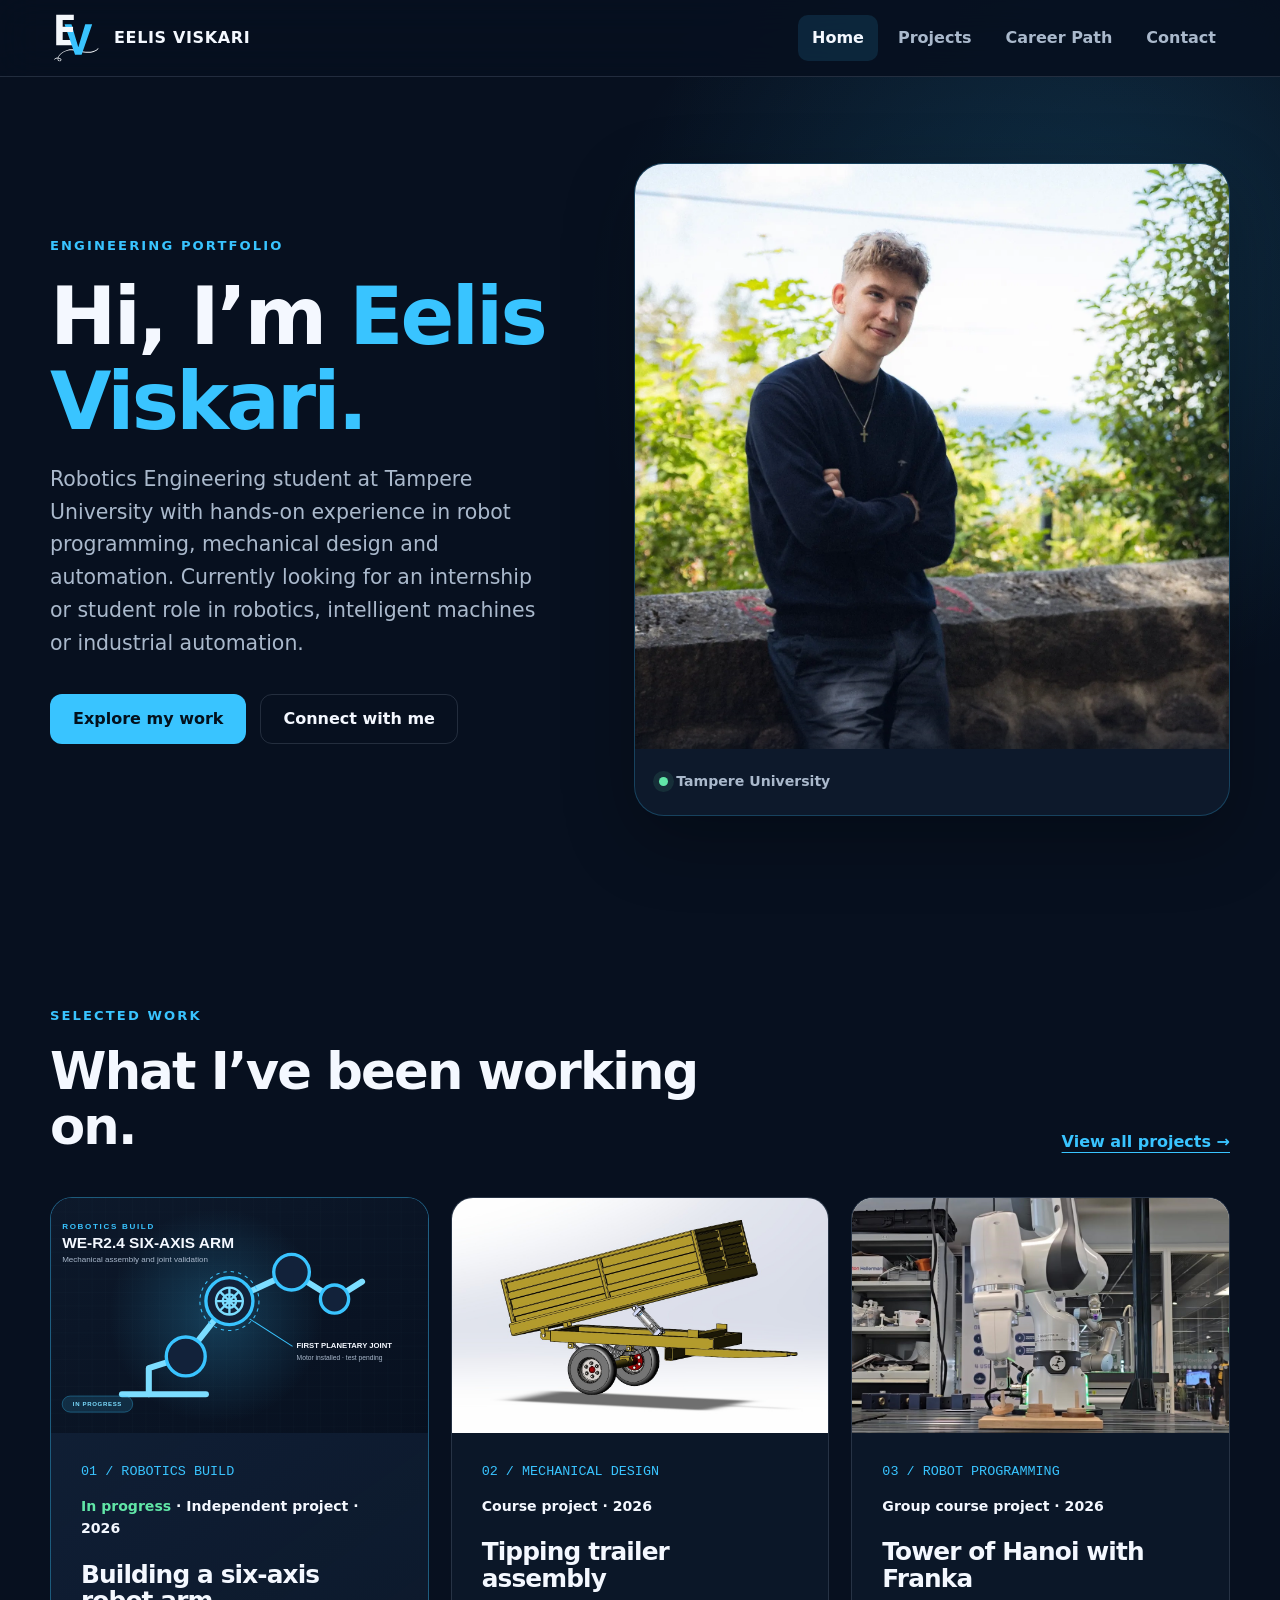
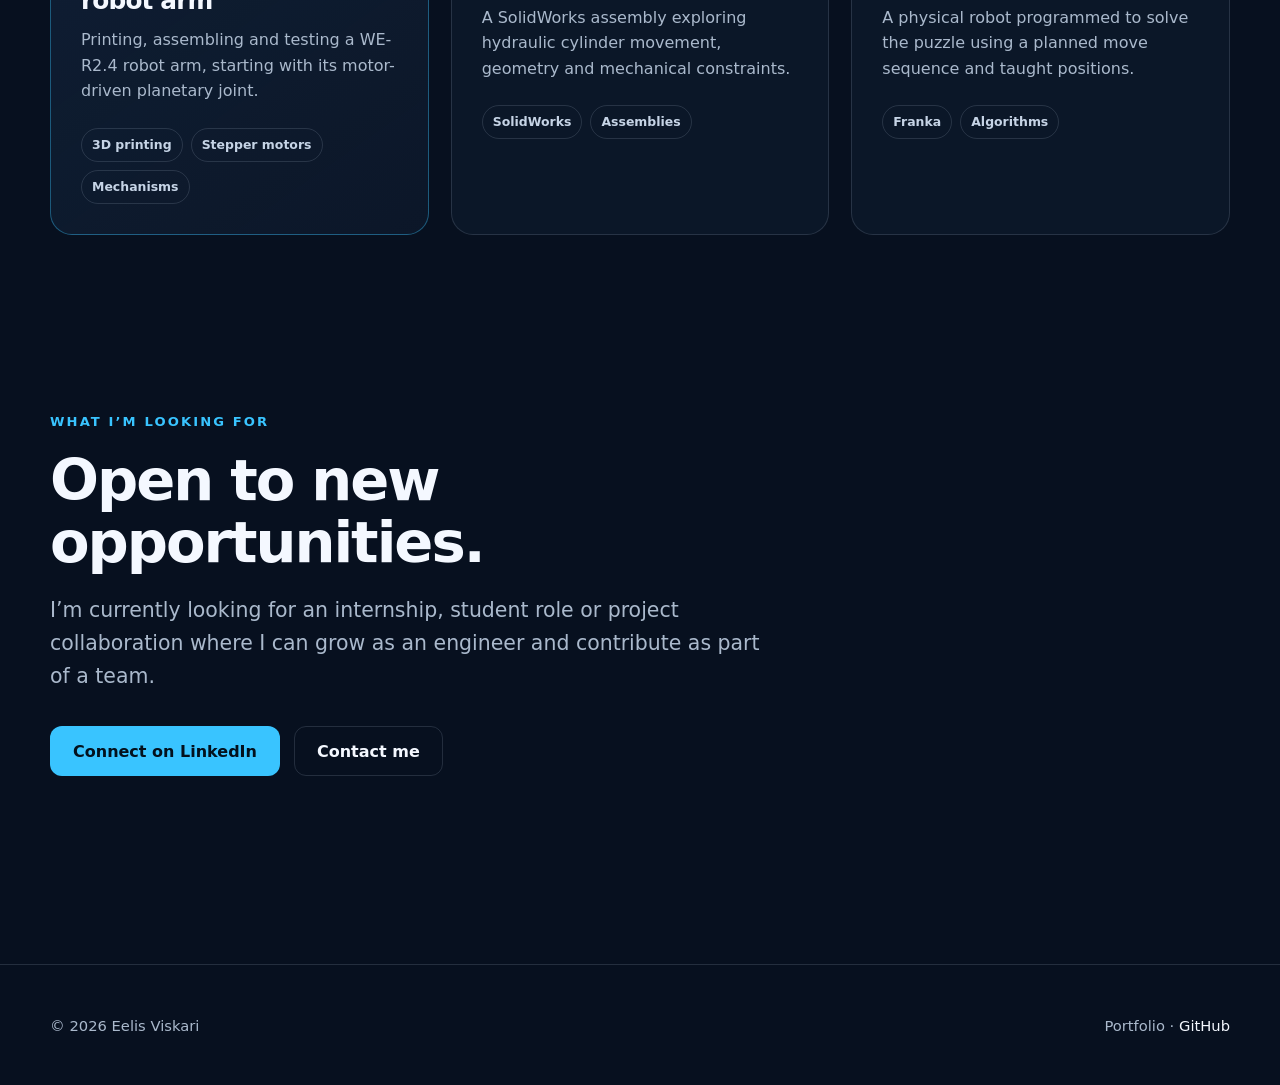
<file: index.html>
<!doctype html>
<html lang="en">
<head>
  <meta charset="utf-8">
  <meta name="viewport" content="width=device-width, initial-scale=1">
  <meta name="description" content="Robotics engineering portfolio of Eelis Viskari, a Tampere University student focused on automation, ROS 2 and mechanical design.">
  <title>Eelis Viskari | Robotics Engineering</title>
  <link rel="stylesheet" href="/assets/css/style.css?v=20260812-16">
</head>
<body>
  <a class="skip-link" href="#main-content">Skip to content</a>
  <header class="site-header">
    <nav class="nav container" aria-label="Main navigation">
      <a class="brand" href="/" aria-label="Eelis Viskari, home"><span class="brand-mark"><img src="/assets/images/ev-logo.svg?v=20260812-3" alt=""></span><span class="brand-name">EELIS VISKARI</span></a>
      <ul class="nav-links"><li><a href="/" aria-current="page">Home</a></li><li><a href="/projects/">Projects</a></li><li><a href="/career/">Career Path</a></li><li><a href="/contact/">Contact</a></li></ul>
    </nav>
  </header>
  <main id="main-content">
    <section class="portfolio-hero" aria-labelledby="portfolio-title">
      <div class="container portfolio-hero-inner">
        <div class="portfolio-hero-copy">
          <p class="eyebrow">Engineering portfolio</p>
          <h1 id="portfolio-title">Hi, I’m <span class="accent">Eelis Viskari.</span></h1>
          <p class="lead">Robotics Engineering student at Tampere University with hands-on experience in robot programming, mechanical design and automation. Currently looking for an internship or student role in robotics, intelligent machines or industrial automation.</p>
          <div class="hero-actions"><a class="button" href="/projects/">Explore my work</a><a class="button secondary portfolio-secondary" href="/contact/">Connect with me</a></div>
        </div>
        <figure class="portfolio-portrait"><img src="/assets/images/eelis-portrait.webp" alt="Eelis Viskari standing outdoors by a stone wall"><figcaption><span class="status-dot"></span>Tampere University</figcaption></figure>
      </div>
    </section>
    <section class="section" id="selected-work">
      <div class="container">
        <div class="section-heading"><div><p class="eyebrow">Selected work</p><h2>What I’ve been working on.</h2></div><a class="text-link" href="/projects/">View all projects →</a></div>
        <div class="grid cards-3">
          <article class="card project-card project-card-media featured-project"><a class="project-card-image robot-arm-card-image" href="/projects/robot-arm/" aria-label="View six-axis robot arm project"><img src="/assets/images/robot-arm/robot-arm-progress.svg" alt="Technical illustration of the six-axis robot arm project" loading="lazy"></a><div class="project-card-body"><span class="card-number">01 / ROBOTICS BUILD</span><p class="project-meta"><span class="status-pill">In progress</span> · Independent project · 2026</p><h3><a href="/projects/robot-arm/">Building a six-axis robot arm</a></h3><p>Printing, assembling and testing a WE-R2.4 robot arm, starting with its motor-driven planetary joint.</p><div class="tags"><span class="tag">3D printing</span><span class="tag">Stepper motors</span><span class="tag">Mechanisms</span></div></div></article>
          <article class="card project-card project-card-media"><a class="project-card-image" href="/projects/tipping-trailer/" aria-label="View Tipping trailer assembly project"><img src="/assets/images/tipping-trailer/trailer-raised.jpg" alt="SolidWorks model of a hydraulic tipping trailer" loading="lazy"></a><div class="project-card-body"><span class="card-number">02 / MECHANICAL DESIGN</span><p class="project-meta">Course project · 2026</p><h3><a href="/projects/tipping-trailer/">Tipping trailer assembly</a></h3><p>A SolidWorks assembly exploring hydraulic cylinder movement, geometry and mechanical constraints.</p><div class="tags"><span class="tag">SolidWorks</span><span class="tag">Assemblies</span></div></div></article>
          <article class="card project-card project-card-media"><a class="project-card-image hanoi-card-image" href="/projects/tower-of-hanoi/" aria-label="View Tower of Hanoi with Franka project"><img src="/assets/images/tower-of-hanoi/robot-start-v2.jpg" alt="Franka robot and the physical Tower of Hanoi puzzle" loading="lazy"></a><div class="project-card-body"><span class="card-number">03 / ROBOT PROGRAMMING</span><p class="project-meta">Group course project · 2026</p><h3><a href="/projects/tower-of-hanoi/">Tower of Hanoi with Franka</a></h3><p>A physical robot programmed to solve the puzzle using a planned move sequence and taught positions.</p><div class="tags"><span class="tag">Franka</span><span class="tag">Algorithms</span></div></div></article>
        </div>
      </div>
    </section>
    <section class="section compact opportunity-section"><div class="container opportunity-panel"><div class="opportunity-copy"><p class="eyebrow">What I’m looking for</p><h2>Open to new opportunities.</h2><p class="lead">I’m currently looking for an internship, student role or project collaboration where I can grow as an engineer and contribute as part of a team.</p><div class="hero-actions"><a class="button" href="https://www.linkedin.com/in/eelis-viskari-aa7964233" target="_blank" rel="noopener noreferrer">Connect on LinkedIn</a><a class="button secondary" href="/contact/">Contact me</a></div></div></div></section>
  </main>
  <footer class="site-footer"><div class="container footer-inner"><span>© 2026 Eelis Viskari</span><span>Portfolio · <a href="https://github.com/EelisV03">GitHub</a></span></div></footer>
</body>
</html>
</file>
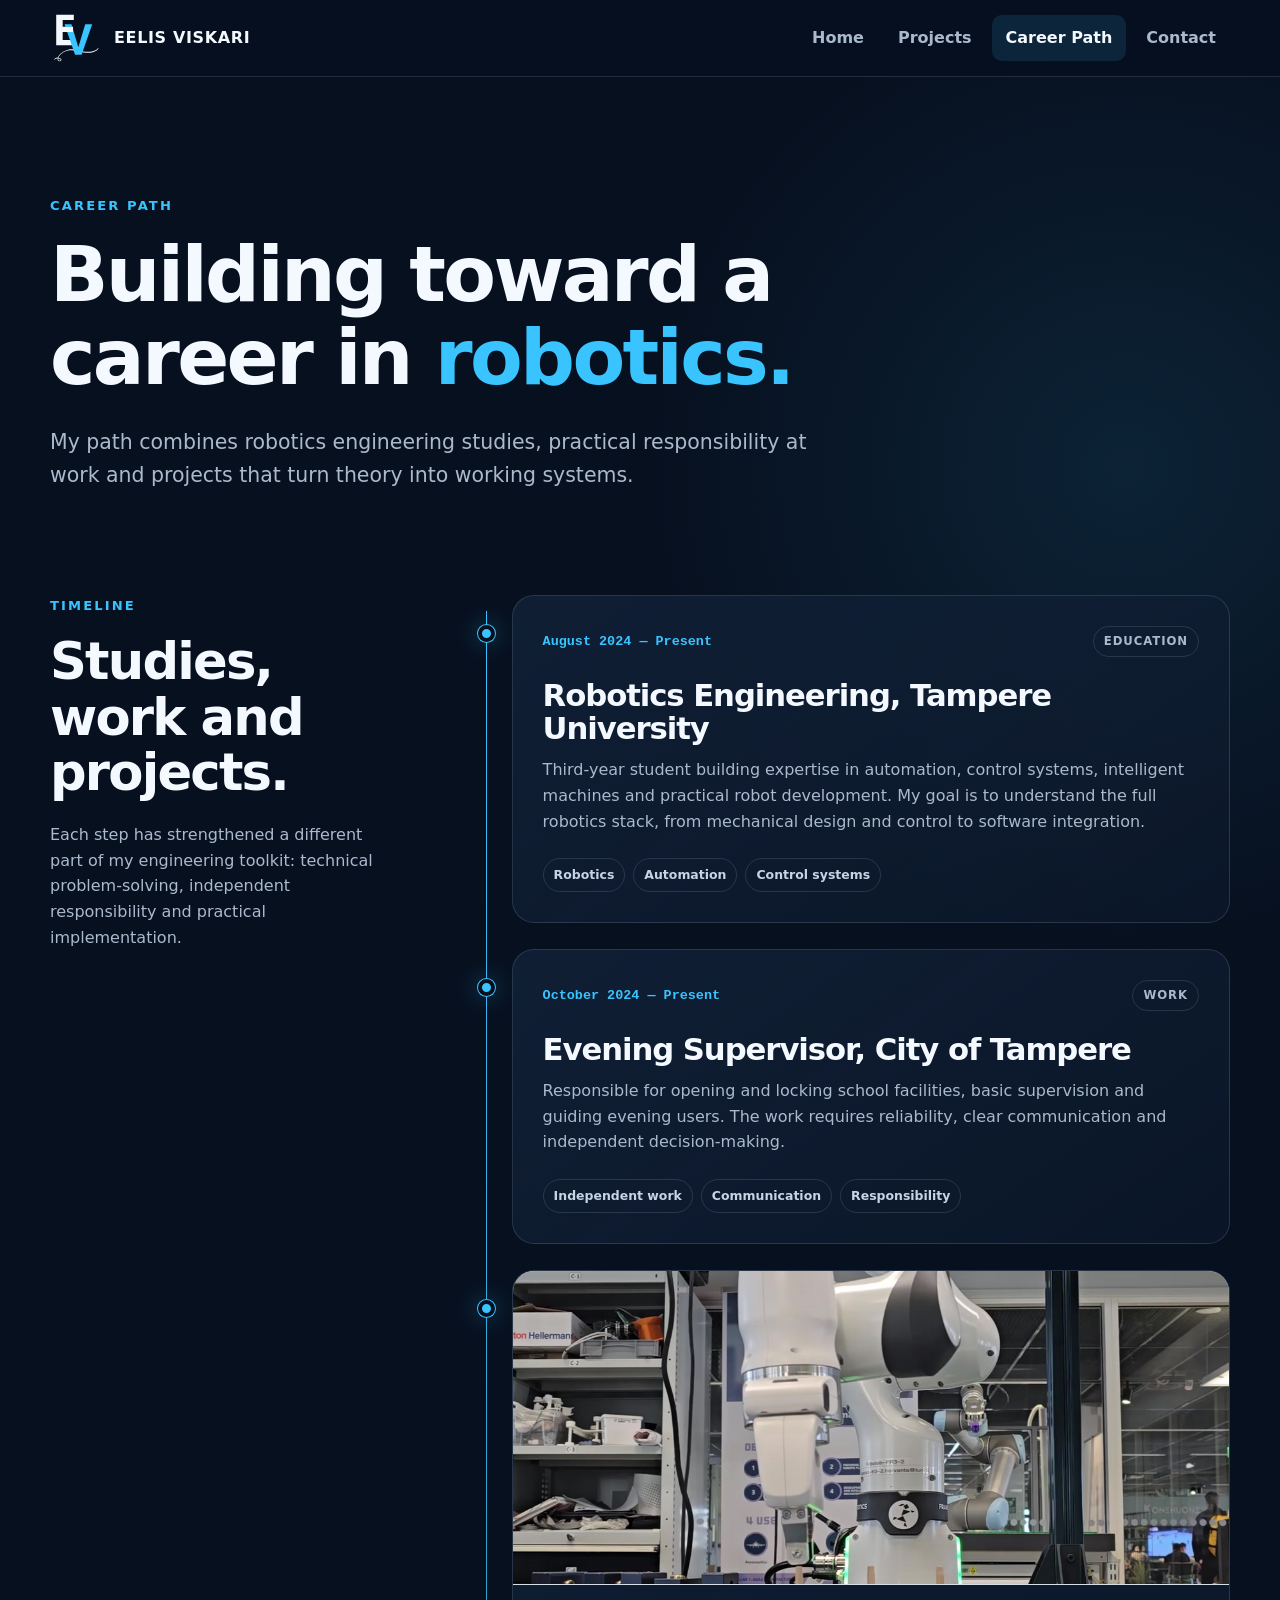
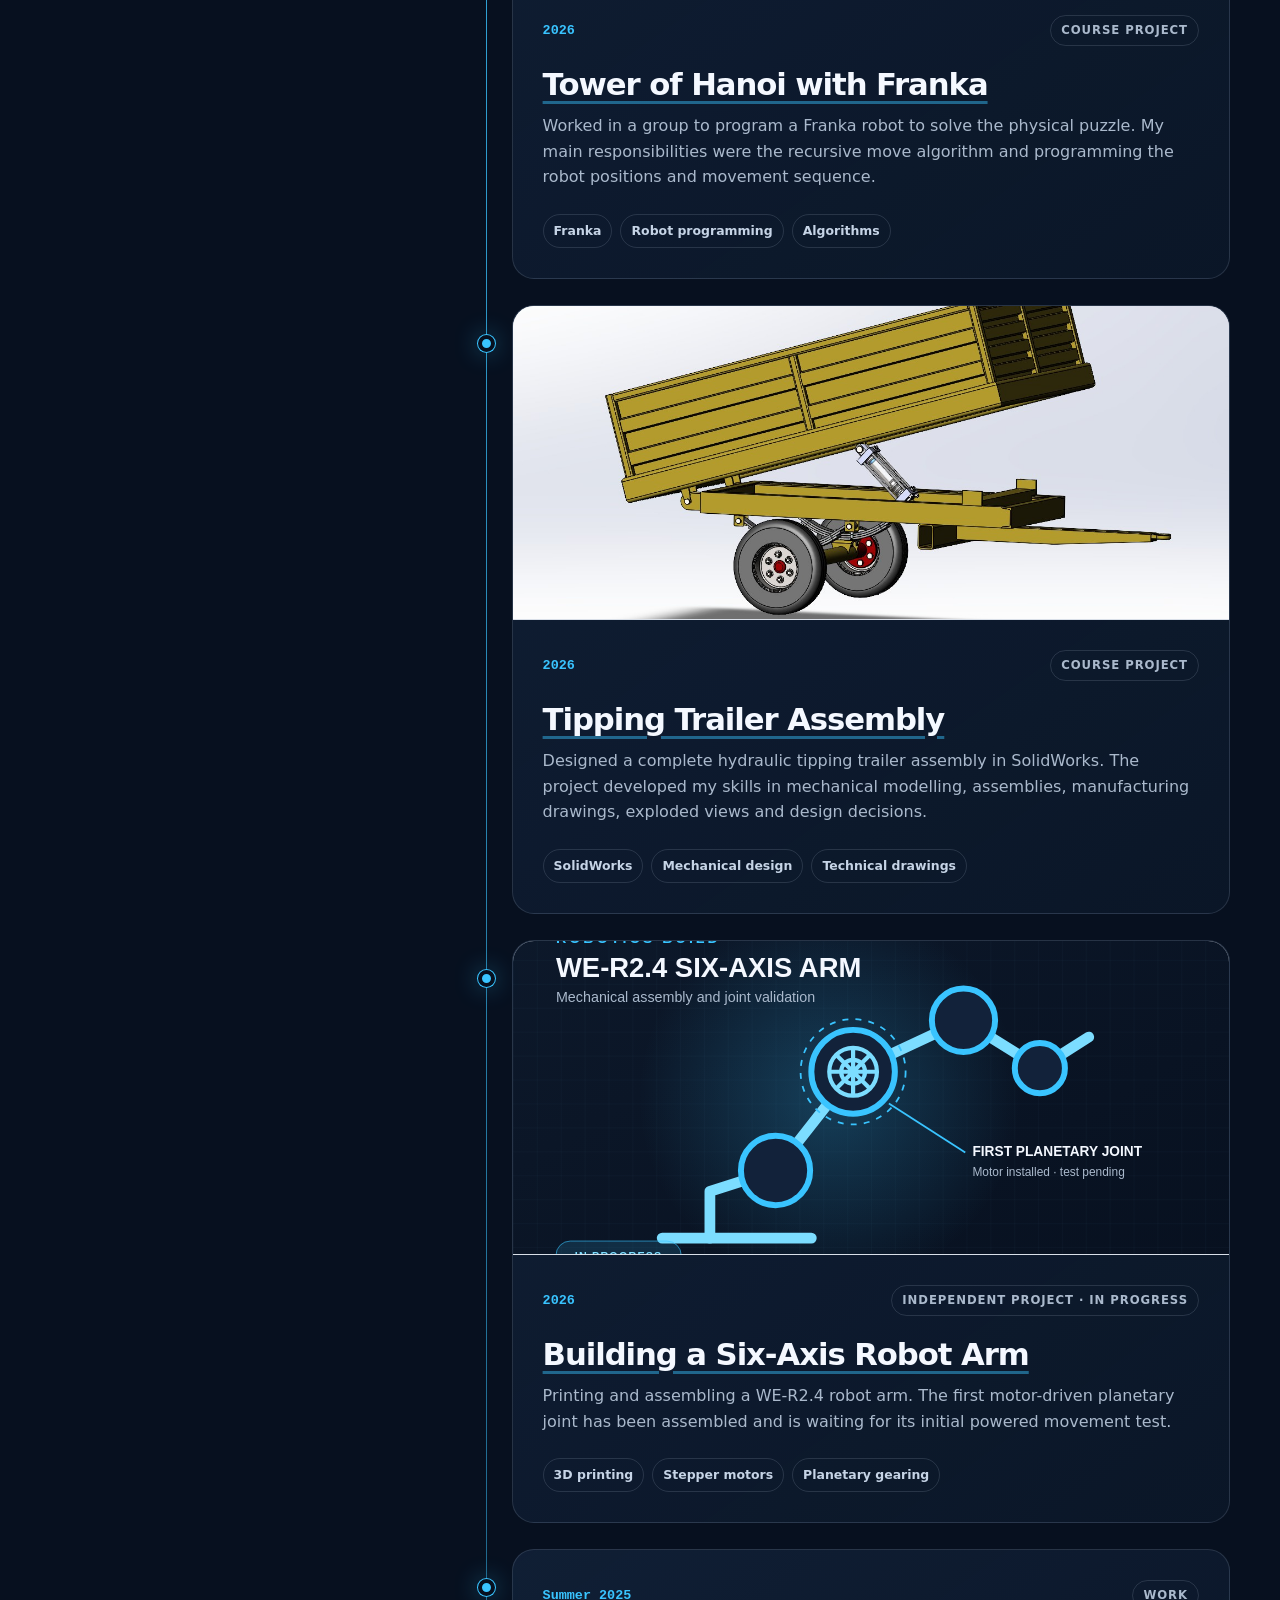
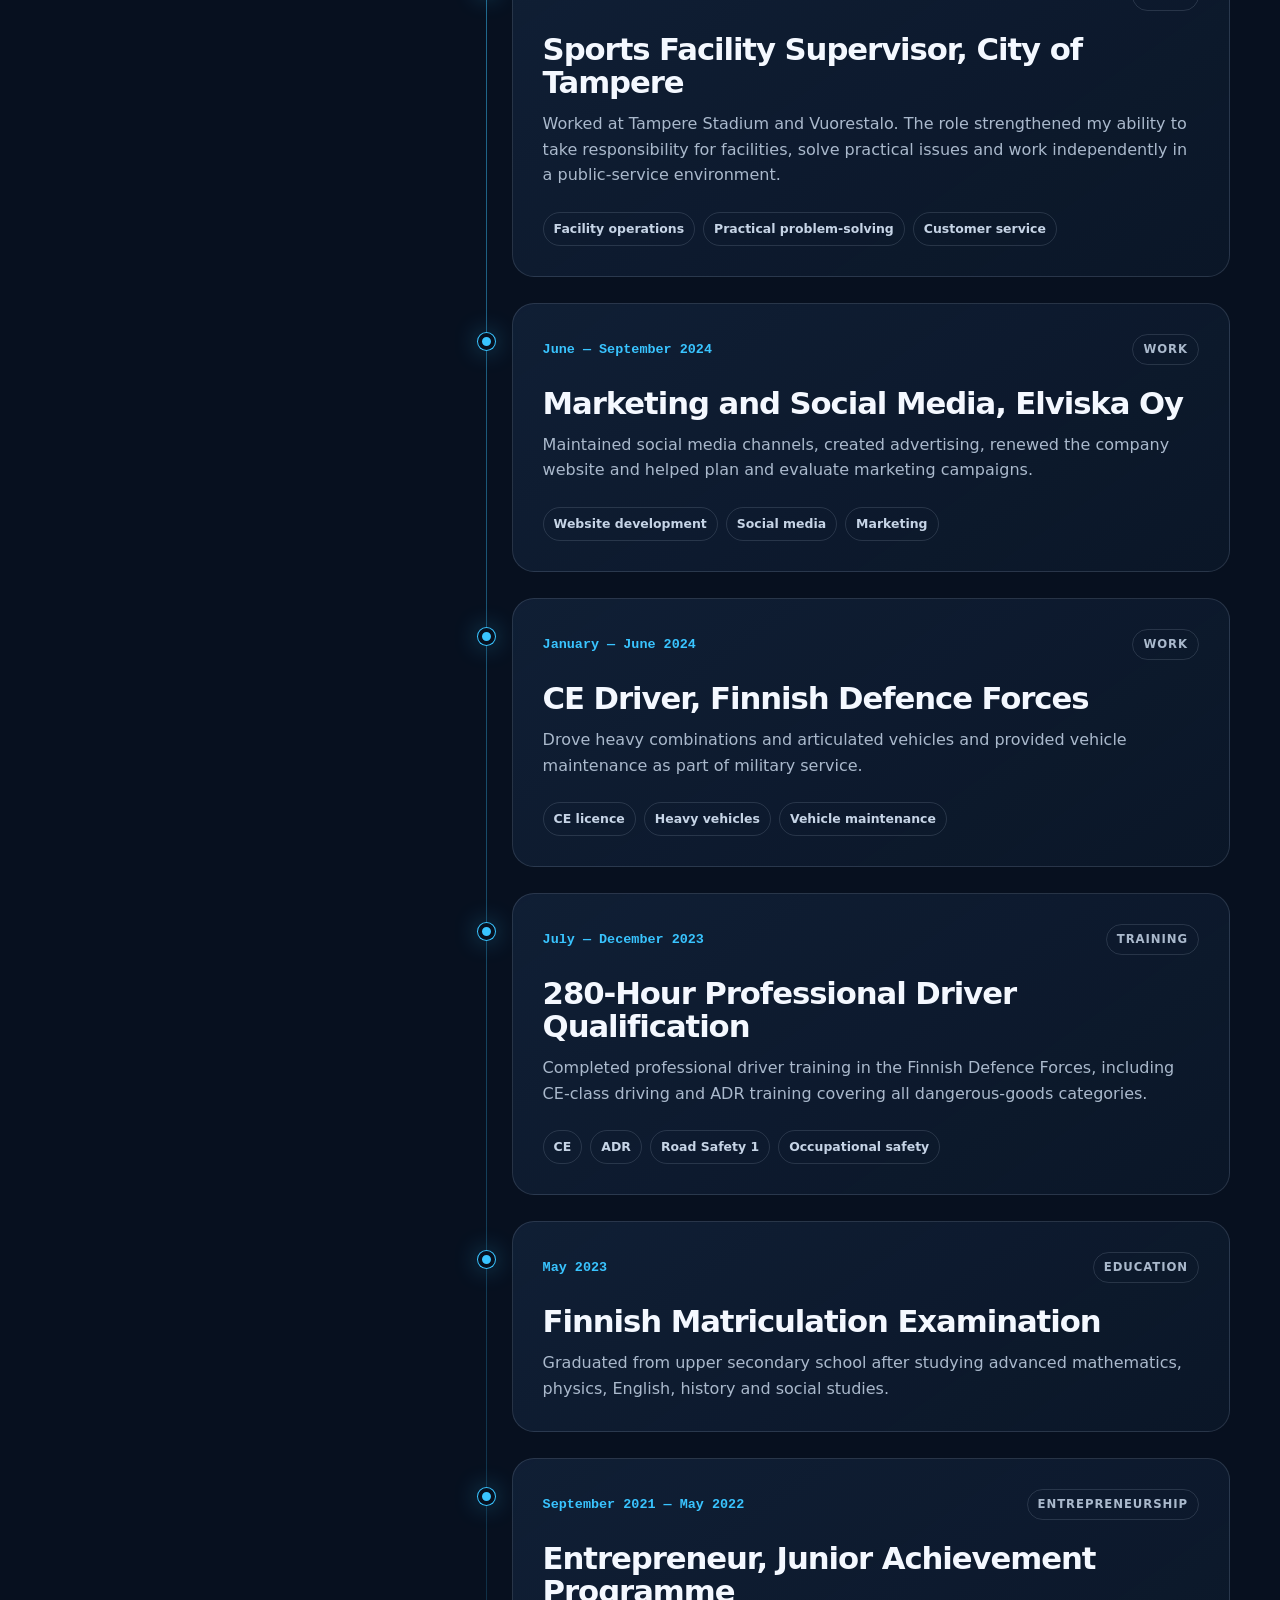
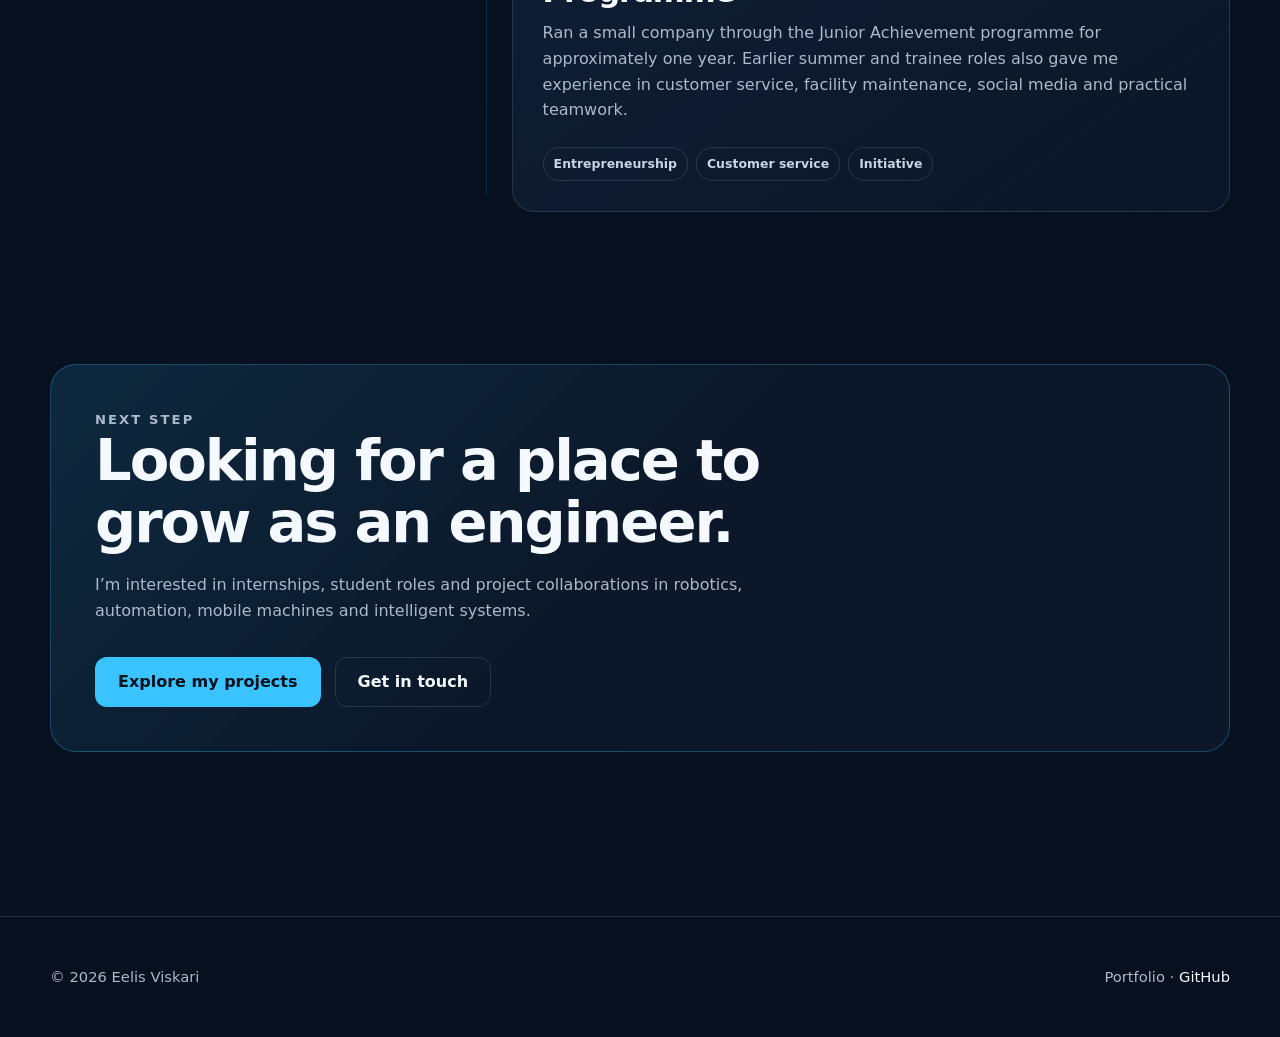
<file: career/index.html>
<!doctype html>
<html lang="en">
<head>
  <meta charset="utf-8">
  <meta name="viewport" content="width=device-width, initial-scale=1">
  <meta name="description" content="The career path of Eelis Viskari through robotics engineering studies, practical work and hands-on projects.">
  <title>Career Path | Eelis Viskari</title>
  <link rel="stylesheet" href="/assets/css/style.css?v=20261007-1">
</head>
<body>
  <a class="skip-link" href="#main-content">Skip to content</a>
  <header class="site-header">
    <nav class="nav container" aria-label="Main navigation">
      <a class="brand" href="/" aria-label="Eelis Viskari, home"><span class="brand-mark"><img src="/assets/images/ev-logo.svg?v=20260812-3" alt=""></span><span class="brand-name">EELIS VISKARI</span></a>
      <ul class="nav-links"><li><a href="/">Home</a></li><li><a href="/projects/">Projects</a></li><li><a href="/career/" aria-current="page">Career Path</a></li><li><a href="/contact/">Contact</a></li></ul>
    </nav>
  </header>

  <main id="main-content">
    <section class="page-hero career-hero">
      <div class="container">
        <p class="eyebrow">Career path</p>
        <h1>Building toward a career in <span class="accent">robotics.</span></h1>
        <p class="lead">My path combines robotics engineering studies, practical responsibility at work and projects that turn theory into working systems.</p>
      </div>
    </section>

    <section class="section career-section" aria-labelledby="timeline-title">
      <div class="container career-layout">
        <div class="career-intro">
          <p class="eyebrow">Timeline</p>
          <h2 id="timeline-title">Studies, work and projects.</h2>
          <p>Each step has strengthened a different part of my engineering toolkit: technical problem-solving, independent responsibility and practical implementation.</p>
        </div>

        <ol class="timeline">
          <li class="timeline-item">
            <div class="timeline-marker" aria-hidden="true"></div>
            <article class="timeline-card">
              <div class="timeline-meta"><time datetime="2024-08">August 2024 — Present</time><span class="timeline-type">Education</span></div>
              <h3>Robotics Engineering, Tampere University</h3>
              <p>Third-year student building expertise in automation, control systems, intelligent machines and practical robot development. My goal is to understand the full robotics stack, from mechanical design and control to software integration.</p>
              <div class="tags"><span class="tag">Robotics</span><span class="tag">Automation</span><span class="tag">Control systems</span></div>
            </article>
          </li>

          <li class="timeline-item">
            <div class="timeline-marker" aria-hidden="true"></div>
            <article class="timeline-card">
              <div class="timeline-meta"><time datetime="2024-10">October 2024 — Present</time><span class="timeline-type">Work</span></div>
              <h3>Evening Supervisor, City of Tampere</h3>
              <p>Responsible for opening and locking school facilities, basic supervision and guiding evening users. The work requires reliability, clear communication and independent decision-making.</p>
              <div class="tags"><span class="tag">Independent work</span><span class="tag">Communication</span><span class="tag">Responsibility</span></div>
            </article>
          </li>

          <li class="timeline-item">
            <div class="timeline-marker" aria-hidden="true"></div>
            <article class="timeline-card timeline-card-media">
              <a class="timeline-image" href="/projects/tower-of-hanoi/" aria-label="View Tower of Hanoi with Franka project"><img src="/assets/images/tower-of-hanoi/robot-start-v2.jpg" alt="Franka robot beside the physical Tower of Hanoi puzzle" loading="lazy"></a>
              <div class="timeline-card-body">
                <div class="timeline-meta"><time datetime="2026">2026</time><span class="timeline-type">Course project</span></div>
                <h3><a href="/projects/tower-of-hanoi/">Tower of Hanoi with Franka</a></h3>
                <p>Worked in a group to program a Franka robot to solve the physical puzzle. My main responsibilities were the recursive move algorithm and programming the robot positions and movement sequence.</p>
                <div class="tags"><span class="tag">Franka</span><span class="tag">Robot programming</span><span class="tag">Algorithms</span></div>
              </div>
            </article>
          </li>

          <li class="timeline-item">
            <div class="timeline-marker" aria-hidden="true"></div>
            <article class="timeline-card timeline-card-media">
              <a class="timeline-image" href="/projects/tipping-trailer/" aria-label="View tipping trailer project"><img src="/assets/images/tipping-trailer/trailer-raised.jpg" alt="SolidWorks model of a hydraulic tipping trailer" loading="lazy"></a>
              <div class="timeline-card-body">
                <div class="timeline-meta"><time datetime="2026">2026</time><span class="timeline-type">Course project</span></div>
                <h3><a href="/projects/tipping-trailer/">Tipping Trailer Assembly</a></h3>
                <p>Designed a complete hydraulic tipping trailer assembly in SolidWorks. The project developed my skills in mechanical modelling, assemblies, manufacturing drawings, exploded views and design decisions.</p>
                <div class="tags"><span class="tag">SolidWorks</span><span class="tag">Mechanical design</span><span class="tag">Technical drawings</span></div>
              </div>
            </article>
          </li>

          <li class="timeline-item">
            <div class="timeline-marker" aria-hidden="true"></div>
            <article class="timeline-card timeline-card-media">
              <a class="timeline-image robot-arm-card-image" href="/projects/robot-arm/" aria-label="View six-axis robot arm project"><img src="/assets/images/robot-arm/robot-arm-progress.svg" alt="Technical illustration of the six-axis robot arm project" loading="lazy"></a>
              <div class="timeline-card-body">
                <div class="timeline-meta"><time datetime="2026">2026</time><span class="timeline-type">Independent project · In progress</span></div>
                <h3><a href="/projects/robot-arm/">Building a Six-Axis Robot Arm</a></h3>
                <p>Printing and assembling a WE-R2.4 robot arm. The first motor-driven planetary joint has been assembled and is waiting for its initial powered movement test.</p>
                <div class="tags"><span class="tag">3D printing</span><span class="tag">Stepper motors</span><span class="tag">Planetary gearing</span></div>
              </div>
            </article>
          </li>

          <li class="timeline-item">
            <div class="timeline-marker" aria-hidden="true"></div>
            <article class="timeline-card">
              <div class="timeline-meta"><time datetime="2025-06">Summer 2025</time><span class="timeline-type">Work</span></div>
              <h3>Sports Facility Supervisor, City of Tampere</h3>
              <p>Worked at Tampere Stadium and Vuorestalo. The role strengthened my ability to take responsibility for facilities, solve practical issues and work independently in a public-service environment.</p>
              <div class="tags"><span class="tag">Facility operations</span><span class="tag">Practical problem-solving</span><span class="tag">Customer service</span></div>
            </article>
          </li>

          <li class="timeline-item">
            <div class="timeline-marker" aria-hidden="true"></div>
            <article class="timeline-card">
              <div class="timeline-meta"><time datetime="2024-06">June — September 2024</time><span class="timeline-type">Work</span></div>
              <h3>Marketing and Social Media, Elviska Oy</h3>
              <p>Maintained social media channels, created advertising, renewed the company website and helped plan and evaluate marketing campaigns.</p>
              <div class="tags"><span class="tag">Website development</span><span class="tag">Social media</span><span class="tag">Marketing</span></div>
            </article>
          </li>

          <li class="timeline-item">
            <div class="timeline-marker" aria-hidden="true"></div>
            <article class="timeline-card">
              <div class="timeline-meta"><time datetime="2024-01">January — June 2024</time><span class="timeline-type">Work</span></div>
              <h3>CE Driver, Finnish Defence Forces</h3>
              <p>Drove heavy combinations and articulated vehicles and provided vehicle maintenance as part of military service.</p>
              <div class="tags"><span class="tag">CE licence</span><span class="tag">Heavy vehicles</span><span class="tag">Vehicle maintenance</span></div>
            </article>
          </li>

          <li class="timeline-item">
            <div class="timeline-marker" aria-hidden="true"></div>
            <article class="timeline-card">
              <div class="timeline-meta"><time datetime="2023-07">July — December 2023</time><span class="timeline-type">Training</span></div>
              <h3>280-Hour Professional Driver Qualification</h3>
              <p>Completed professional driver training in the Finnish Defence Forces, including CE-class driving and ADR training covering all dangerous-goods categories.</p>
              <div class="tags"><span class="tag">CE</span><span class="tag">ADR</span><span class="tag">Road Safety 1</span><span class="tag">Occupational safety</span></div>
            </article>
          </li>

          <li class="timeline-item">
            <div class="timeline-marker" aria-hidden="true"></div>
            <article class="timeline-card">
              <div class="timeline-meta"><time datetime="2023-05">May 2023</time><span class="timeline-type">Education</span></div>
              <h3>Finnish Matriculation Examination</h3>
              <p>Graduated from upper secondary school after studying advanced mathematics, physics, English, history and social studies.</p>
            </article>
          </li>

          <li class="timeline-item">
            <div class="timeline-marker" aria-hidden="true"></div>
            <article class="timeline-card">
              <div class="timeline-meta"><time datetime="2021-09">September 2021 — May 2022</time><span class="timeline-type">Entrepreneurship</span></div>
              <h3>Entrepreneur, Junior Achievement Programme</h3>
              <p>Ran a small company through the Junior Achievement programme for approximately one year. Earlier summer and trainee roles also gave me experience in customer service, facility maintenance, social media and practical teamwork.</p>
              <div class="tags"><span class="tag">Entrepreneurship</span><span class="tag">Customer service</span><span class="tag">Initiative</span></div>
            </article>
          </li>
        </ol>
      </div>
    </section>

    <section class="section compact">
      <div class="container cta">
        <p class="eyebrow">Next step</p>
        <h2>Looking for a place to grow as an engineer.</h2>
        <p>I’m interested in internships, student roles and project collaborations in robotics, automation, mobile machines and intelligent systems.</p>
        <div class="hero-actions"><a class="button" href="/projects/">Explore my projects</a><a class="button secondary" href="/contact/">Get in touch</a></div>
      </div>
    </section>
  </main>

  <footer class="site-footer"><div class="container footer-inner"><span>© 2026 Eelis Viskari</span><span>Portfolio · <a href="https://github.com/EelisV03">GitHub</a></span></div></footer>
</body>
</html>
</file>
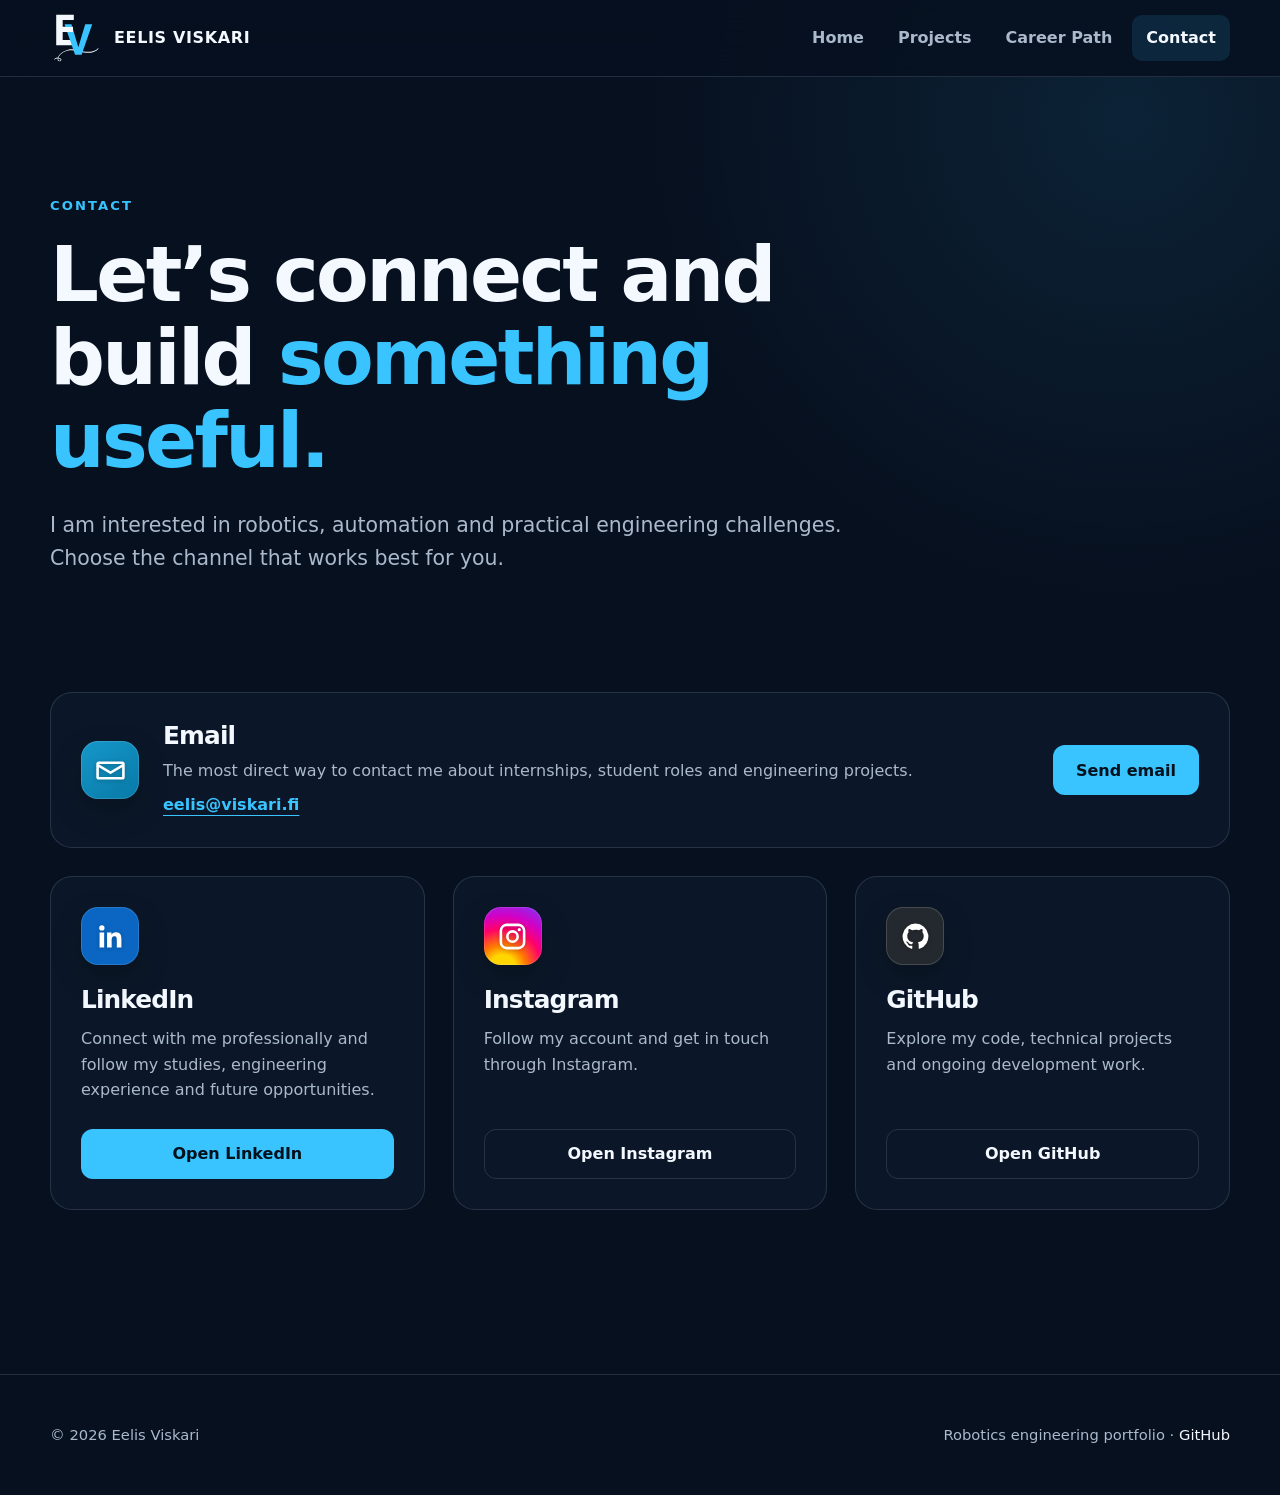
<file: contact/index.html>
<!doctype html>
<html lang="en">
<head><meta charset="utf-8"><meta name="viewport" content="width=device-width, initial-scale=1"><meta name="color-scheme" content="dark"><meta name="supported-color-schemes" content="dark"><meta name="description" content="Contact Eelis Viskari about robotics, automation and engineering opportunities."><title>Contact | Eelis Viskari</title><link rel="stylesheet" href="/assets/css/style.css?v=20260812-14"></head>
<body>
  <a class="skip-link" href="#main-content">Skip to content</a>
  <header class="site-header"><nav class="nav container" aria-label="Main navigation"><a class="brand" href="/" aria-label="Eelis Viskari, home"><span class="brand-mark"><img src="/assets/images/ev-logo.svg?v=20260812-3" alt=""></span><span class="brand-name">EELIS VISKARI</span></a><ul class="nav-links"><li><a href="/">Home</a></li><li><a href="/projects/">Projects</a></li><li><a href="/career/">Career Path</a></li><li><a href="/contact/" aria-current="page">Contact</a></li></ul></nav></header>
  <main id="main-content">
    <header class="page-hero"><div class="container"><p class="eyebrow">Contact</p><h1>Let’s connect and build <span class="accent">something useful.</span></h1><p class="lead">I am interested in robotics, automation and practical engineering challenges. Choose the channel that works best for you.</p></div></header>
    <section class="section compact"><div class="container contact-grid social-grid">
      <article class="card contact-card email-card"><span class="social-mark social-mark-email" aria-hidden="true"><svg viewBox="0 0 24 24" role="img"><path d="M3 5h18a2 2 0 0 1 2 2v10a2 2 0 0 1-2 2H3a2 2 0 0 1-2-2V7a2 2 0 0 1 2-2Zm0 2v.2l9 5.4 9-5.4V7H3Zm18 10V9.5l-8.5 5.1a1 1 0 0 1-1 0L3 9.5V17h18Z"/></svg></span><div class="email-card-copy"><h3>Email</h3><p>The most direct way to contact me about internships, student roles and engineering projects.</p><a class="email-address" href="mailto:eelis@viskari.fi">eelis@viskari.fi</a></div><div class="hero-actions"><a class="button" href="mailto:eelis@viskari.fi">Send email</a></div></article>
      <article class="card contact-card social-card"><span class="social-mark social-mark-linkedin" aria-hidden="true"><svg viewBox="0 0 24 24" role="img"><path d="M20.45 20.45h-3.56v-5.57c0-1.33-.03-3.04-1.86-3.04-1.86 0-2.14 1.45-2.14 2.94v5.67H9.34V8.99h3.41v1.57h.05c.47-.9 1.64-1.86 3.37-1.86 3.6 0 4.27 2.37 4.27 5.46v6.29ZM5.32 7.43a2.06 2.06 0 1 1 0-4.12 2.06 2.06 0 0 1 0 4.12ZM7.1 20.45H3.54V8.99H7.1v11.46Z"/></svg></span><h3>LinkedIn</h3><p>Connect with me professionally and follow my studies, engineering experience and future opportunities.</p><div class="hero-actions"><a class="button" href="https://www.linkedin.com/in/eelis-viskari-aa7964233" target="_blank" rel="noopener noreferrer">Open LinkedIn</a></div></article>
      <article class="card contact-card social-card"><span class="social-mark social-mark-instagram" aria-hidden="true"><svg viewBox="0 0 24 24" role="img"><path fill-rule="evenodd" d="M7.6 2h8.8A5.6 5.6 0 0 1 22 7.6v8.8a5.6 5.6 0 0 1-5.6 5.6H7.6A5.6 5.6 0 0 1 2 16.4V7.6A5.6 5.6 0 0 1 7.6 2Zm-.2 2A3.4 3.4 0 0 0 4 7.4v9.2A3.4 3.4 0 0 0 7.4 20h9.2a3.4 3.4 0 0 0 3.4-3.4V7.4A3.4 3.4 0 0 0 16.6 4H7.4Zm9.85 1.5a1.25 1.25 0 1 1 0 2.5 1.25 1.25 0 0 1 0-2.5ZM12 7a5 5 0 1 1 0 10 5 5 0 0 1 0-10Zm0 2a3 3 0 1 0 0 6 3 3 0 0 0 0-6Z"/></svg></span><h3>Instagram</h3><p>Follow my account and get in touch through Instagram.</p><div class="hero-actions"><a class="button secondary" href="https://www.instagram.com/eelis03/" target="_blank" rel="noopener noreferrer">Open Instagram</a></div></article>
      <article class="card contact-card social-card"><span class="social-mark social-mark-github" aria-hidden="true"><svg viewBox="0 0 24 24" role="img"><path fill-rule="evenodd" d="M12 2a10 10 0 0 0-3.16 19.49c.5.09.68-.22.68-.48v-1.88c-2.78.6-3.37-1.18-3.37-1.18-.45-1.16-1.11-1.47-1.11-1.47-.91-.62.07-.61.07-.61 1 .07 1.53 1.03 1.53 1.03.9 1.53 2.35 1.09 2.92.83.09-.65.35-1.09.64-1.34-2.22-.25-4.56-1.11-4.56-4.94 0-1.09.39-1.98 1.03-2.68-.1-.25-.45-1.27.1-2.64 0 0 .84-.27 2.75 1.02A9.56 9.56 0 0 1 12 6.82c.85 0 1.69.11 2.48.33 1.91-1.29 2.75-1.02 2.75-1.02.55 1.37.2 2.39.1 2.64.64.7 1.03 1.59 1.03 2.68 0 3.84-2.34 4.68-4.57 4.93.36.31.68.92.68 1.86V21c0 .27.18.58.69.48A10 10 0 0 0 12 2Z"/></svg></span><h3>GitHub</h3><p>Explore my code, technical projects and ongoing development work.</p><div class="hero-actions"><a class="button secondary" href="https://github.com/EelisV03" target="_blank" rel="noopener noreferrer">Open GitHub</a></div></article>
    </div></section>
  </main>
  <footer class="site-footer"><div class="container footer-inner"><span>© 2026 Eelis Viskari</span><span>Robotics engineering portfolio · <a href="https://github.com/EelisV03">GitHub</a></span></div></footer>
</body></html>
</file>
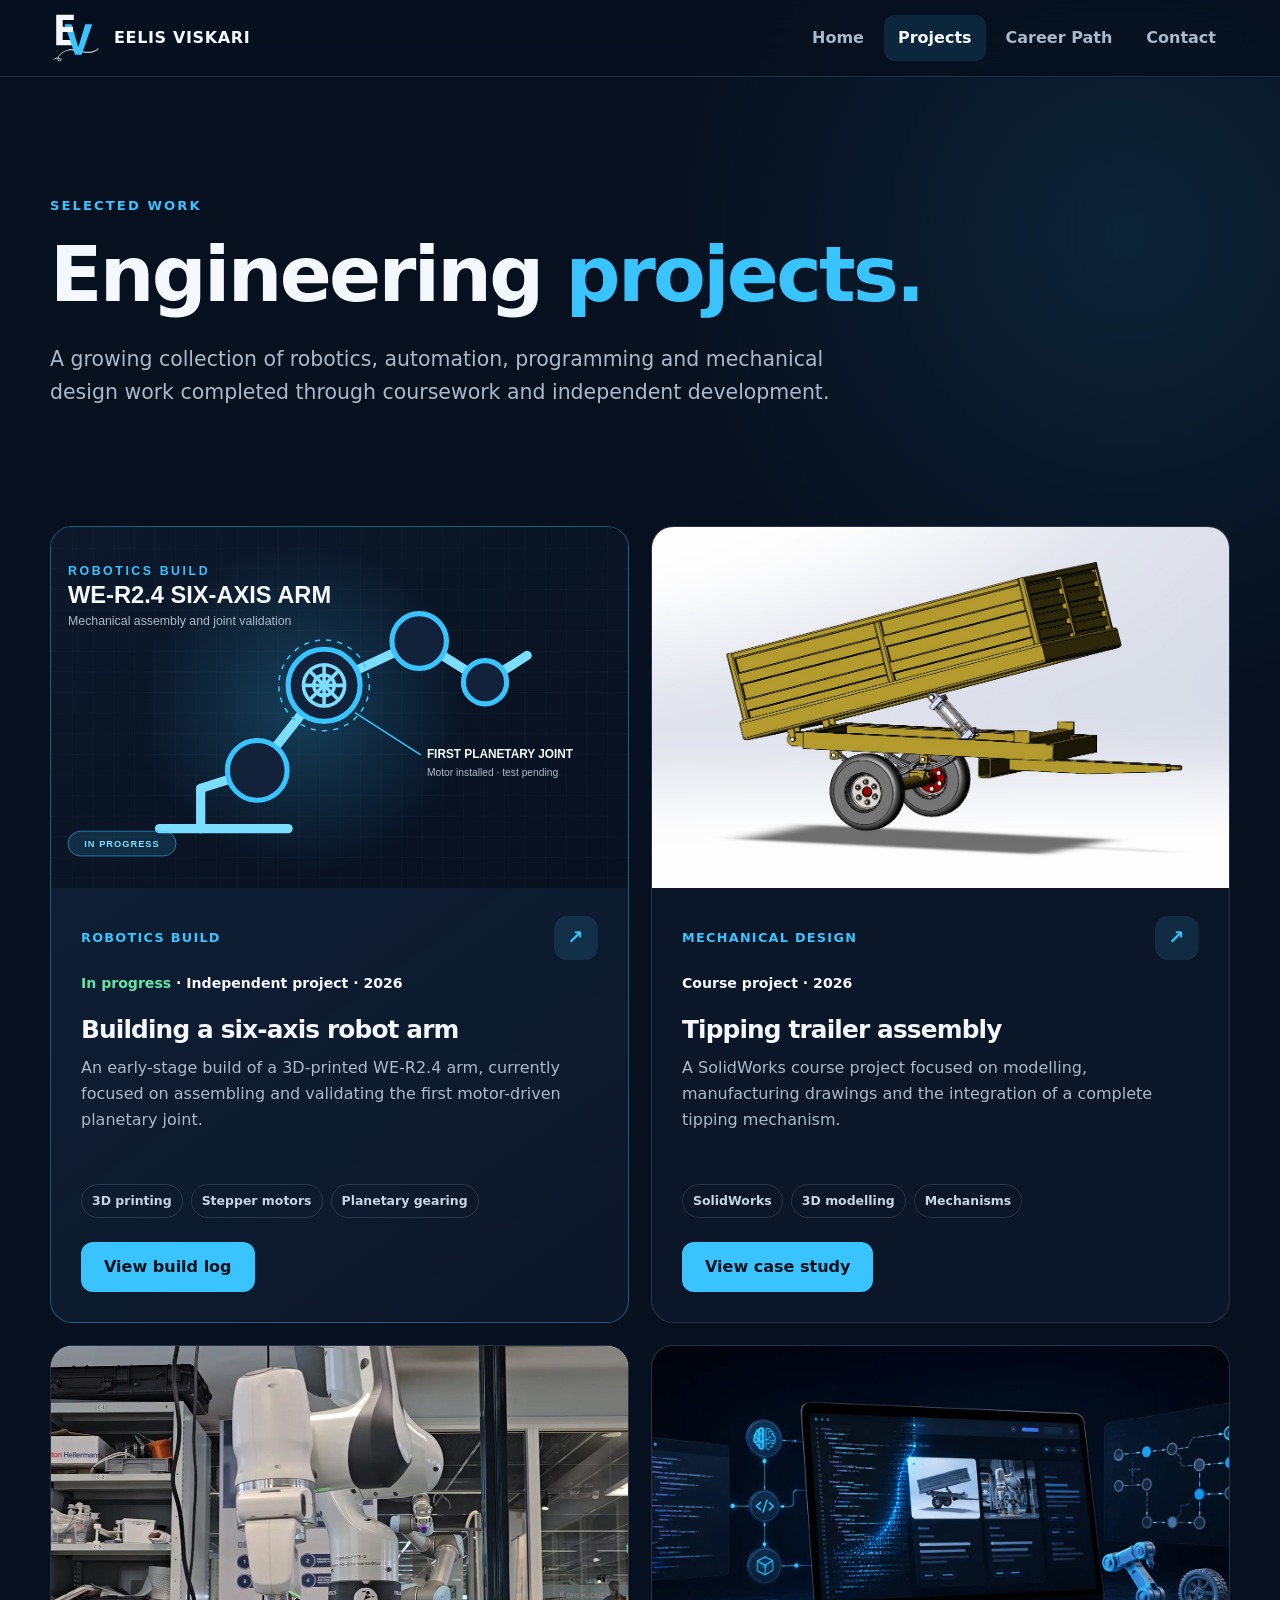
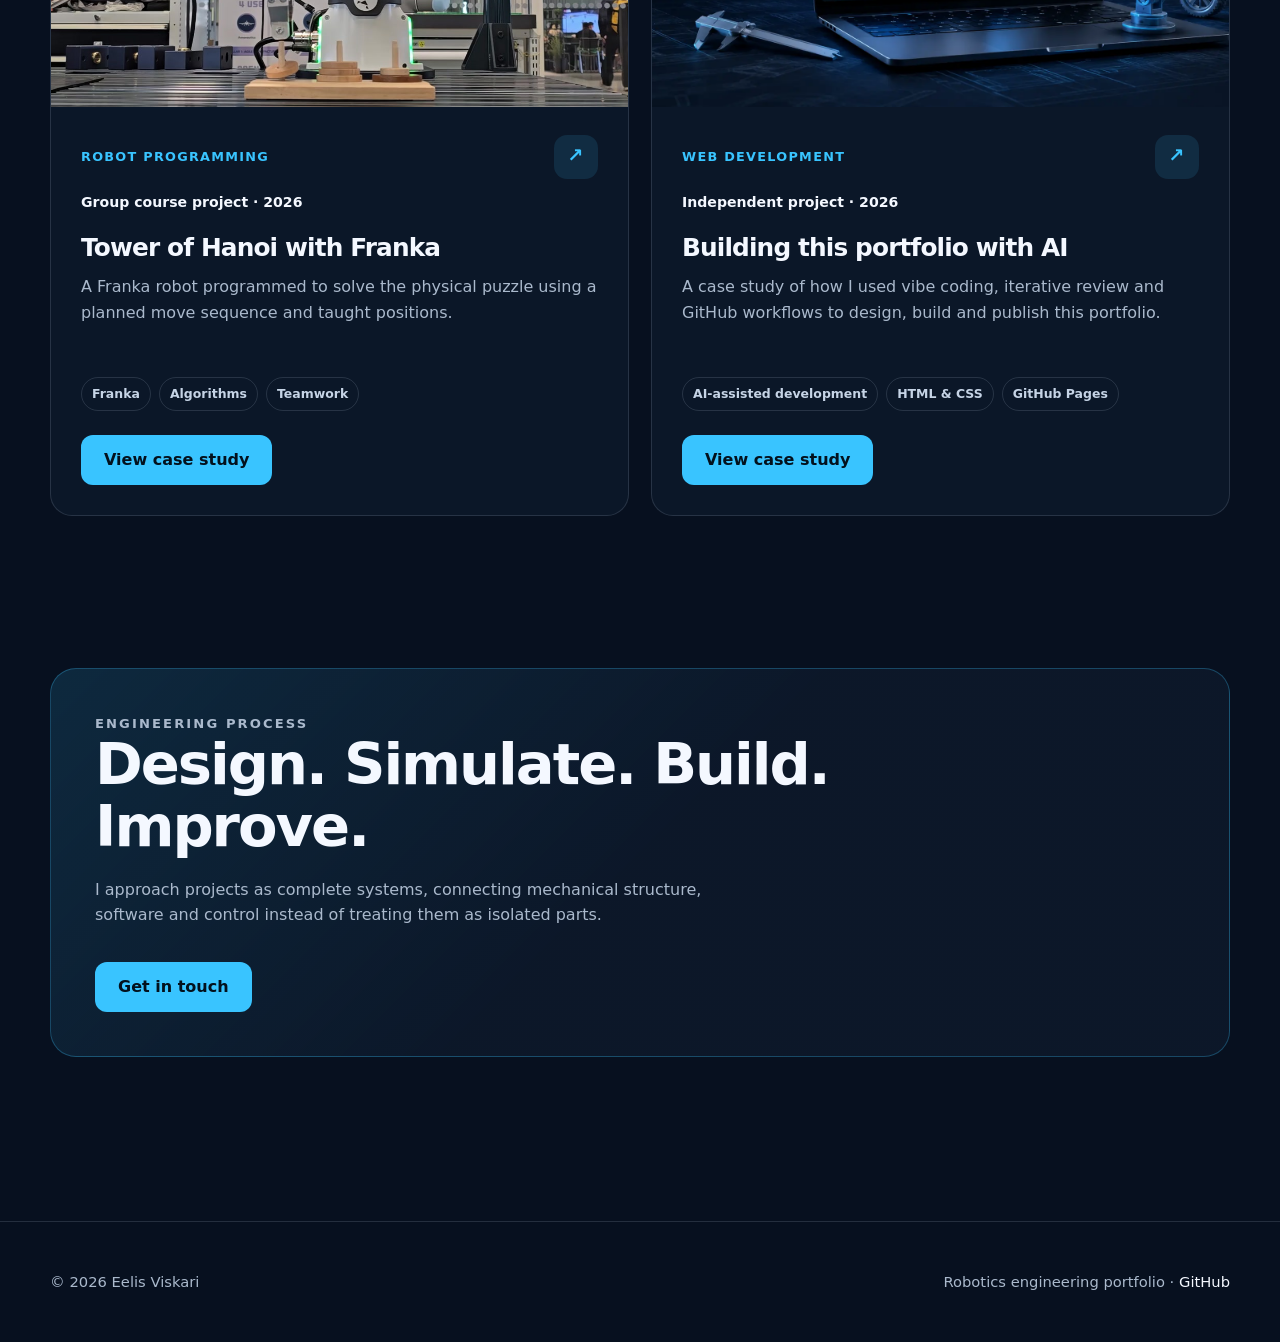
<file: projects/index.html>
<!doctype html>
<html lang="en">
<head>
  <meta charset="utf-8"><meta name="viewport" content="width=device-width, initial-scale=1">
  <meta name="description" content="Robotics, automation and mechanical design projects by Eelis Viskari.">
  <title>Projects | Eelis Viskari</title><link rel="stylesheet" href="/assets/css/style.css?v=20260812-16">
</head>
<body>
  <a class="skip-link" href="#main-content">Skip to content</a>
  <header class="site-header"><nav class="nav container" aria-label="Main navigation"><a class="brand" href="/" aria-label="Eelis Viskari, home"><span class="brand-mark"><img src="/assets/images/ev-logo.svg?v=20260812-3" alt=""></span><span class="brand-name">EELIS VISKARI</span></a><ul class="nav-links"><li><a href="/">Home</a></li><li><a href="/projects/" aria-current="page">Projects</a></li><li><a href="/career/">Career Path</a></li><li><a href="/contact/">Contact</a></li></ul></nav></header>
  <main id="main-content">
    <header class="page-hero"><div class="container"><p class="eyebrow">Selected work</p><h1>Engineering <span class="accent">projects.</span></h1><p class="lead">A growing collection of robotics, automation, programming and mechanical design work completed through coursework and independent development.</p></div></header>
    <section class="section compact"><div class="container grid cards-2">
      <article class="card project-card project-card-media featured-project"><a class="project-card-image robot-arm-card-image" href="/projects/robot-arm/" aria-label="View six-axis robot arm project"><img src="/assets/images/robot-arm/robot-arm-progress.svg" alt="Technical illustration of the six-axis robot arm project" loading="lazy"></a><div class="project-card-body"><div class="project-type"><span>Robotics build</span><span class="project-icon" aria-hidden="true">↗</span></div><p class="project-meta"><span class="status-pill">In progress</span> · Independent project · 2026</p><h3><a href="/projects/robot-arm/">Building a six-axis robot arm</a></h3><p>An early-stage build of a 3D-printed WE-R2.4 arm, currently focused on assembling and validating the first motor-driven planetary joint.</p><div class="project-footer"><div class="tags"><span class="tag">3D printing</span><span class="tag">Stepper motors</span><span class="tag">Planetary gearing</span></div><a class="button project-link" href="/projects/robot-arm/">View build log</a></div></div></article>
      <article class="card project-card project-card-media"><a class="project-card-image" href="/projects/tipping-trailer/" aria-label="View Tipping trailer assembly project"><img src="/assets/images/tipping-trailer/trailer-raised.jpg" alt="SolidWorks model of a hydraulic tipping trailer" loading="lazy"></a><div class="project-card-body"><div class="project-type"><span>Mechanical design</span><span class="project-icon" aria-hidden="true">↗</span></div><p class="project-meta">Course project · 2026</p><h3><a href="/projects/tipping-trailer/">Tipping trailer assembly</a></h3><p>A SolidWorks course project focused on modelling, manufacturing drawings and the integration of a complete tipping mechanism.</p><div class="project-footer"><div class="tags"><span class="tag">SolidWorks</span><span class="tag">3D modelling</span><span class="tag">Mechanisms</span></div><a class="button project-link" href="/projects/tipping-trailer/">View case study</a></div></div></article>
      <article class="card project-card project-card-media"><a class="project-card-image hanoi-card-image" href="/projects/tower-of-hanoi/" aria-label="View Tower of Hanoi with Franka project"><img src="/assets/images/tower-of-hanoi/robot-start-v2.jpg" alt="Franka robot and the physical Tower of Hanoi puzzle" loading="lazy"></a><div class="project-card-body"><div class="project-type"><span>Robot programming</span><span class="project-icon" aria-hidden="true">↗</span></div><p class="project-meta">Group course project · 2026</p><h3><a href="/projects/tower-of-hanoi/">Tower of Hanoi with Franka</a></h3><p>A Franka robot programmed to solve the physical puzzle using a planned move sequence and taught positions.</p><div class="project-footer"><div class="tags"><span class="tag">Franka</span><span class="tag">Algorithms</span><span class="tag">Teamwork</span></div><a class="button project-link" href="/projects/tower-of-hanoi/">View case study</a></div></div></article>
      <article class="card project-card project-card-media"><a class="project-card-image" href="/projects/vibe-coded-portfolio/" aria-label="View AI-assisted portfolio development project"><img src="/assets/images/vibe-coded-portfolio/ai-assisted-portfolio.webp" alt="AI-assisted development of an engineering portfolio shown on a laptop" loading="lazy"></a><div class="project-card-body"><div class="project-type"><span>Web development</span><span class="project-icon" aria-hidden="true">↗</span></div><p class="project-meta">Independent project · 2026</p><h3><a href="/projects/vibe-coded-portfolio/">Building this portfolio with AI</a></h3><p>A case study of how I used vibe coding, iterative review and GitHub workflows to design, build and publish this portfolio.</p><div class="project-footer"><div class="tags"><span class="tag">AI-assisted development</span><span class="tag">HTML &amp; CSS</span><span class="tag">GitHub Pages</span></div><a class="button project-link" href="/projects/vibe-coded-portfolio/">View case study</a></div></div></article>
    </div></section>
    <section class="section compact"><div class="container cta"><p class="eyebrow">Engineering process</p><h2>Design. Simulate. Build. Improve.</h2><p>I approach projects as complete systems, connecting mechanical structure, software and control instead of treating them as isolated parts.</p><div class="hero-actions"><a class="button" href="/contact/">Get in touch</a></div></div></section>
  </main>
  <footer class="site-footer"><div class="container footer-inner"><span>© 2026 Eelis Viskari</span><span>Robotics engineering portfolio · <a href="https://github.com/EelisV03">GitHub</a></span></div></footer>
</body></html>
</file>
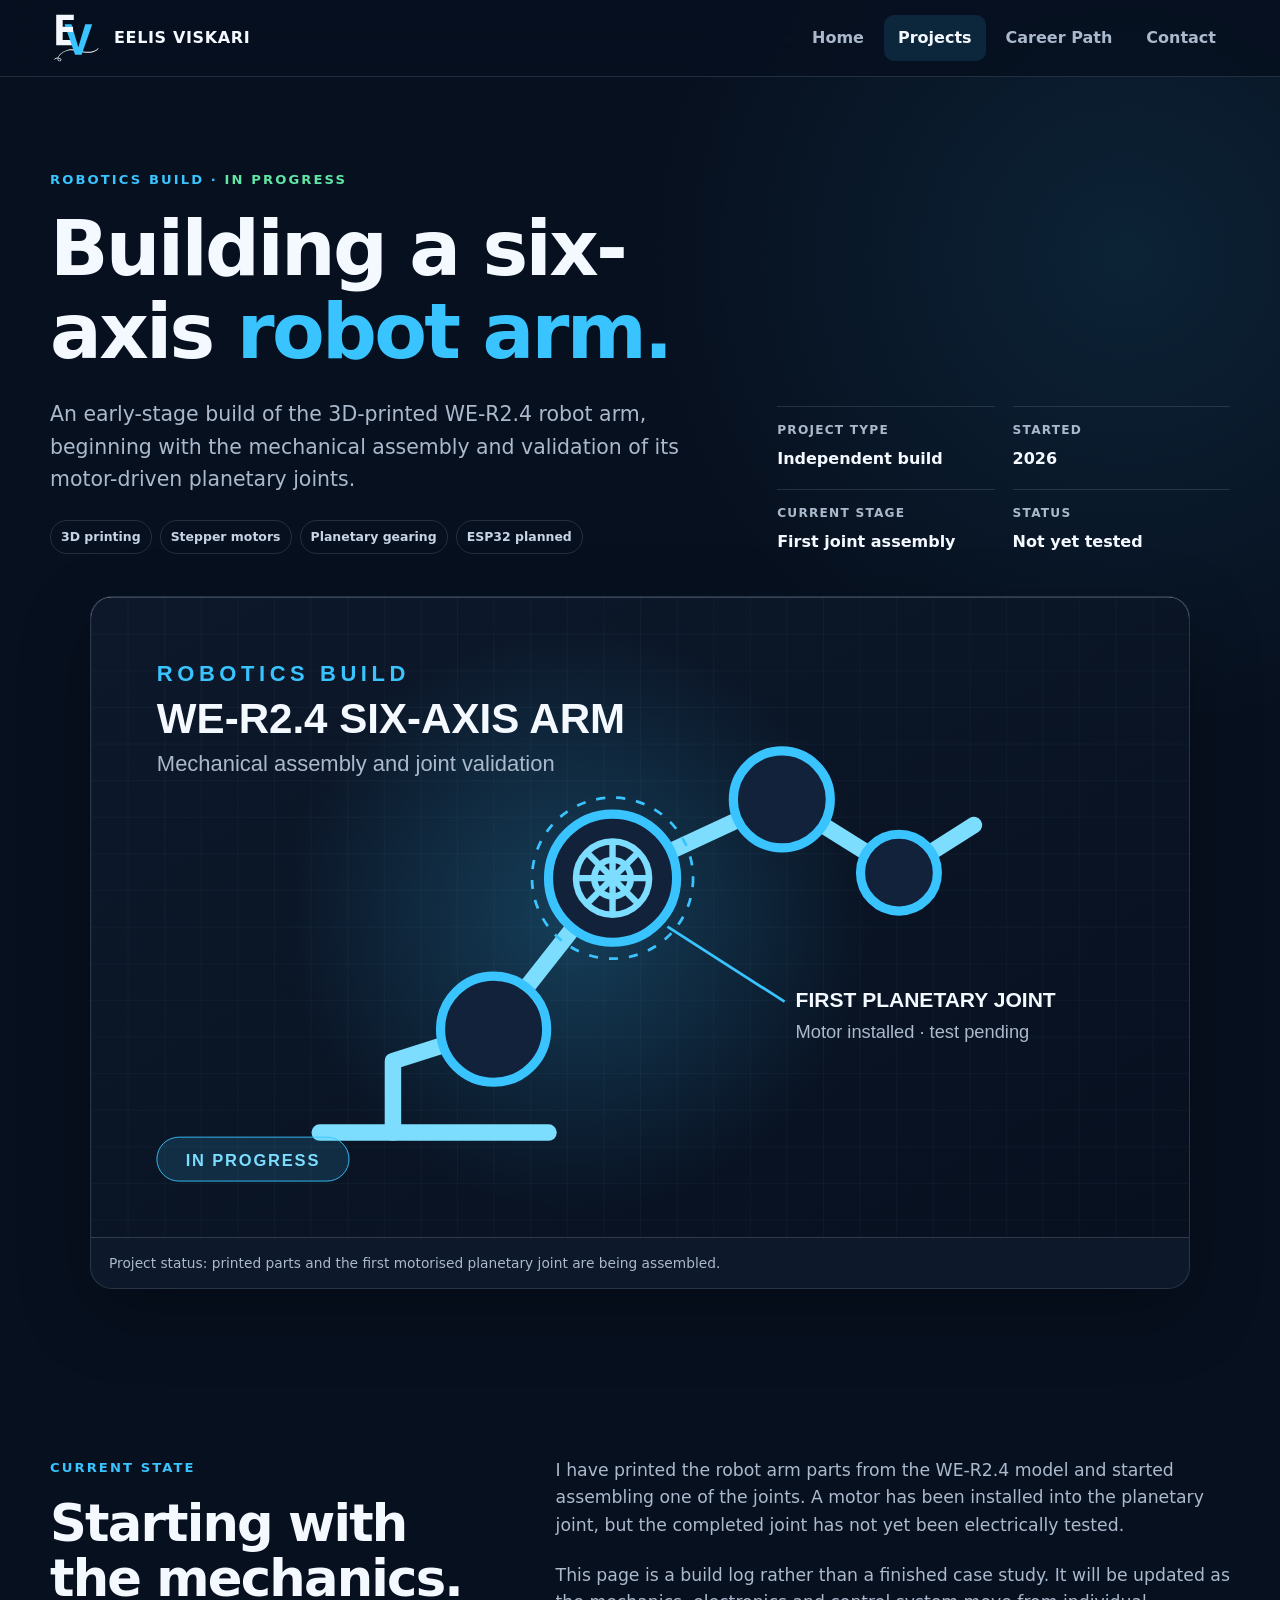
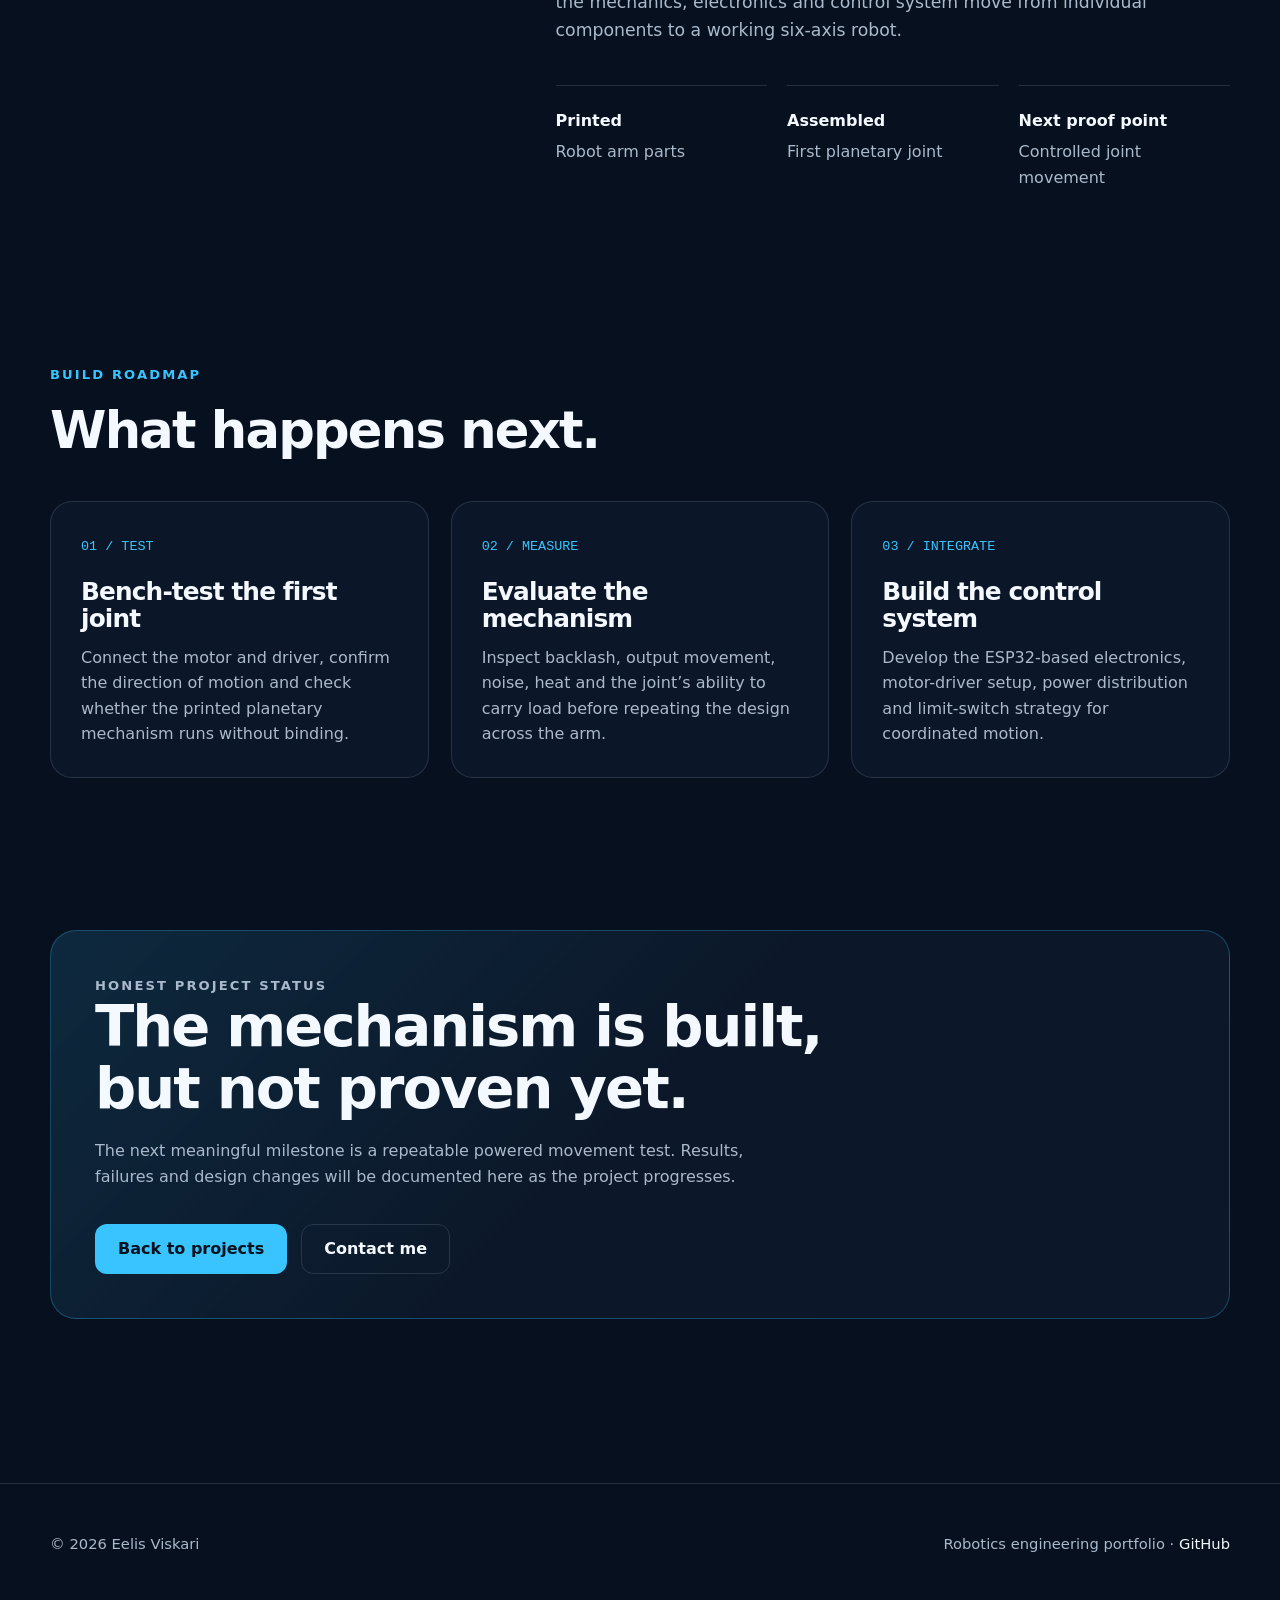
<file: projects/robot-arm/index.html>
<!doctype html>
<html lang="en">
<head>
  <meta charset="utf-8">
  <meta name="viewport" content="width=device-width, initial-scale=1">
  <meta name="description" content="An in-progress build of a 3D-printed WE-R2.4 six-axis robot arm by Eelis Viskari.">
  <title>Six-Axis Robot Arm | Eelis Viskari</title>
  <link rel="stylesheet" href="/assets/css/style.css?v=20261007-2">
</head>
<body>
  <a class="skip-link" href="#main-content">Skip to content</a>
  <header class="site-header"><nav class="nav container" aria-label="Main navigation"><a class="brand" href="/" aria-label="Eelis Viskari, home"><span class="brand-mark"><img src="/assets/images/ev-logo.svg?v=20260812-3" alt=""></span><span class="brand-name">EELIS VISKARI</span></a><ul class="nav-links"><li><a href="/">Home</a></li><li><a href="/projects/" aria-current="page">Projects</a></li><li><a href="/career/">Career Path</a></li><li><a href="/contact/">Contact</a></li></ul></nav></header>
  <main id="main-content">
    <header class="case-hero">
      <div class="container">
        <div class="case-hero-grid">
          <div><p class="eyebrow">Robotics build · <span class="status-pill">In progress</span></p><h1>Building a six-axis <span class="accent">robot arm.</span></h1><p class="lead">An early-stage build of the 3D-printed WE-R2.4 robot arm, beginning with the mechanical assembly and validation of its motor-driven planetary joints.</p><div class="tags"><span class="tag">3D printing</span><span class="tag">Stepper motors</span><span class="tag">Planetary gearing</span><span class="tag">ESP32 planned</span></div></div>
          <div class="case-meta"><div class="meta-item"><span class="meta-label">Project type</span><span class="meta-value">Independent build</span></div><div class="meta-item"><span class="meta-label">Started</span><span class="meta-value">2026</span></div><div class="meta-item"><span class="meta-label">Current stage</span><span class="meta-value">First joint assembly</span></div><div class="meta-item"><span class="meta-label">Status</span><span class="meta-value">Not yet tested</span></div></div>
        </div>
        <figure class="case-media robot-arm-hero-media"><img src="/assets/images/robot-arm/robot-arm-progress.svg" alt="Technical illustration showing the six-axis robot arm as an in-progress build"><figcaption>Project status: printed parts and the first motorised planetary joint are being assembled.</figcaption></figure>
      </div>
    </header>

    <section class="section"><div class="container case-intro"><div><p class="eyebrow">Current state</p><h2>Starting with the mechanics.</h2></div><div class="case-copy"><p>I have printed the robot arm parts from the WE-R2.4 model and started assembling one of the joints. A motor has been installed into the planetary joint, but the completed joint has not yet been electrically tested.</p><p>This page is a build log rather than a finished case study. It will be updated as the mechanics, electronics and control system move from individual components to a working six-axis robot.</p><div class="facts"><div class="fact"><strong>Printed</strong><span>Robot arm parts</span></div><div class="fact"><strong>Assembled</strong><span>First planetary joint</span></div><div class="fact"><strong>Next proof point</strong><span>Controlled joint movement</span></div></div></div></div></section>

    <section class="section compact"><div class="container"><div class="section-heading"><div><p class="eyebrow">Build roadmap</p><h2>What happens next.</h2></div></div><div class="process-grid">
      <article class="card"><span class="card-number">01 / TEST</span><h3>Bench-test the first joint</h3><p>Connect the motor and driver, confirm the direction of motion and check whether the printed planetary mechanism runs without binding.</p></article>
      <article class="card"><span class="card-number">02 / MEASURE</span><h3>Evaluate the mechanism</h3><p>Inspect backlash, output movement, noise, heat and the joint’s ability to carry load before repeating the design across the arm.</p></article>
      <article class="card"><span class="card-number">03 / INTEGRATE</span><h3>Build the control system</h3><p>Develop the ESP32-based electronics, motor-driver setup, power distribution and limit-switch strategy for coordinated motion.</p></article>
    </div></div></section>

    <section class="section compact"><div class="container cta"><p class="eyebrow">Honest project status</p><h2>The mechanism is built, but not proven yet.</h2><p>The next meaningful milestone is a repeatable powered movement test. Results, failures and design changes will be documented here as the project progresses.</p><div class="hero-actions"><a class="button" href="/projects/">Back to projects</a><a class="button secondary" href="/contact/">Contact me</a></div></div></section>
  </main>
  <footer class="site-footer"><div class="container footer-inner"><span>© 2026 Eelis Viskari</span><span>Robotics engineering portfolio · <a href="https://github.com/EelisV03">GitHub</a></span></div></footer>
</body>
</html>
</file>
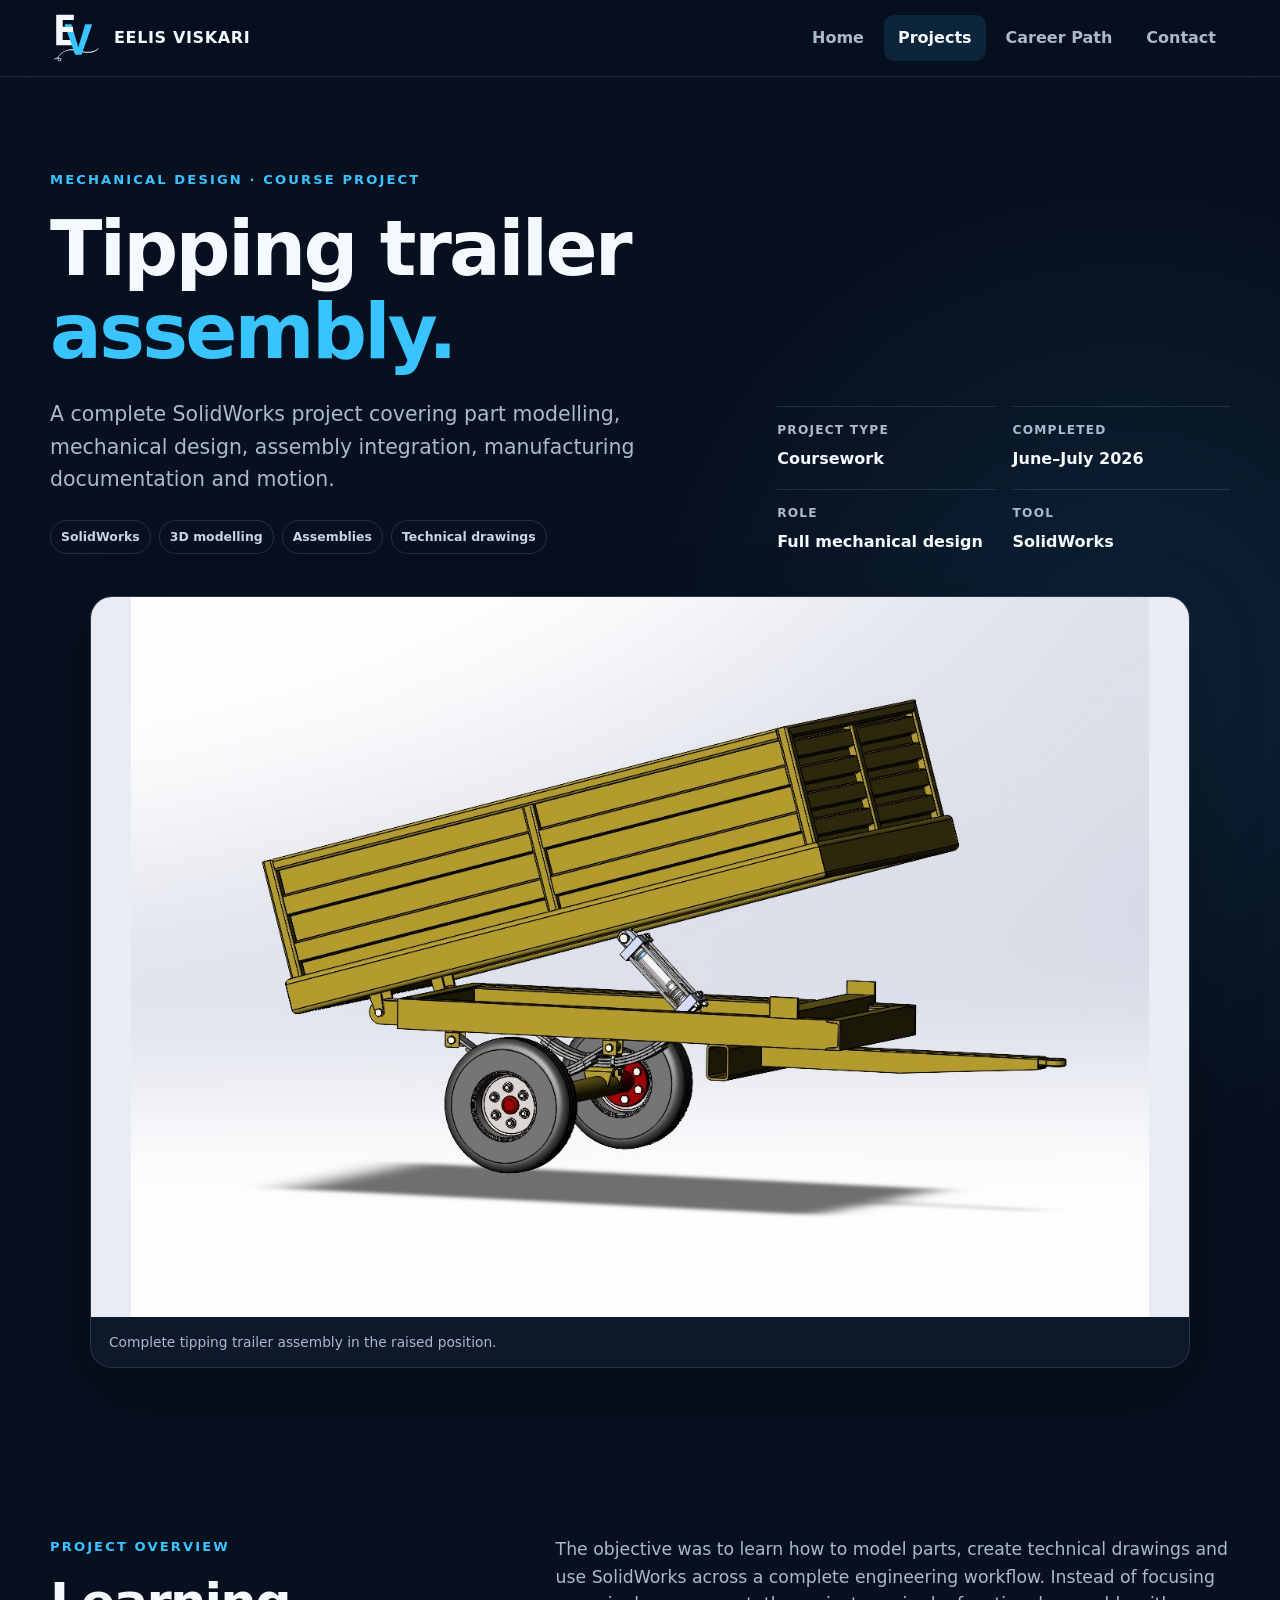
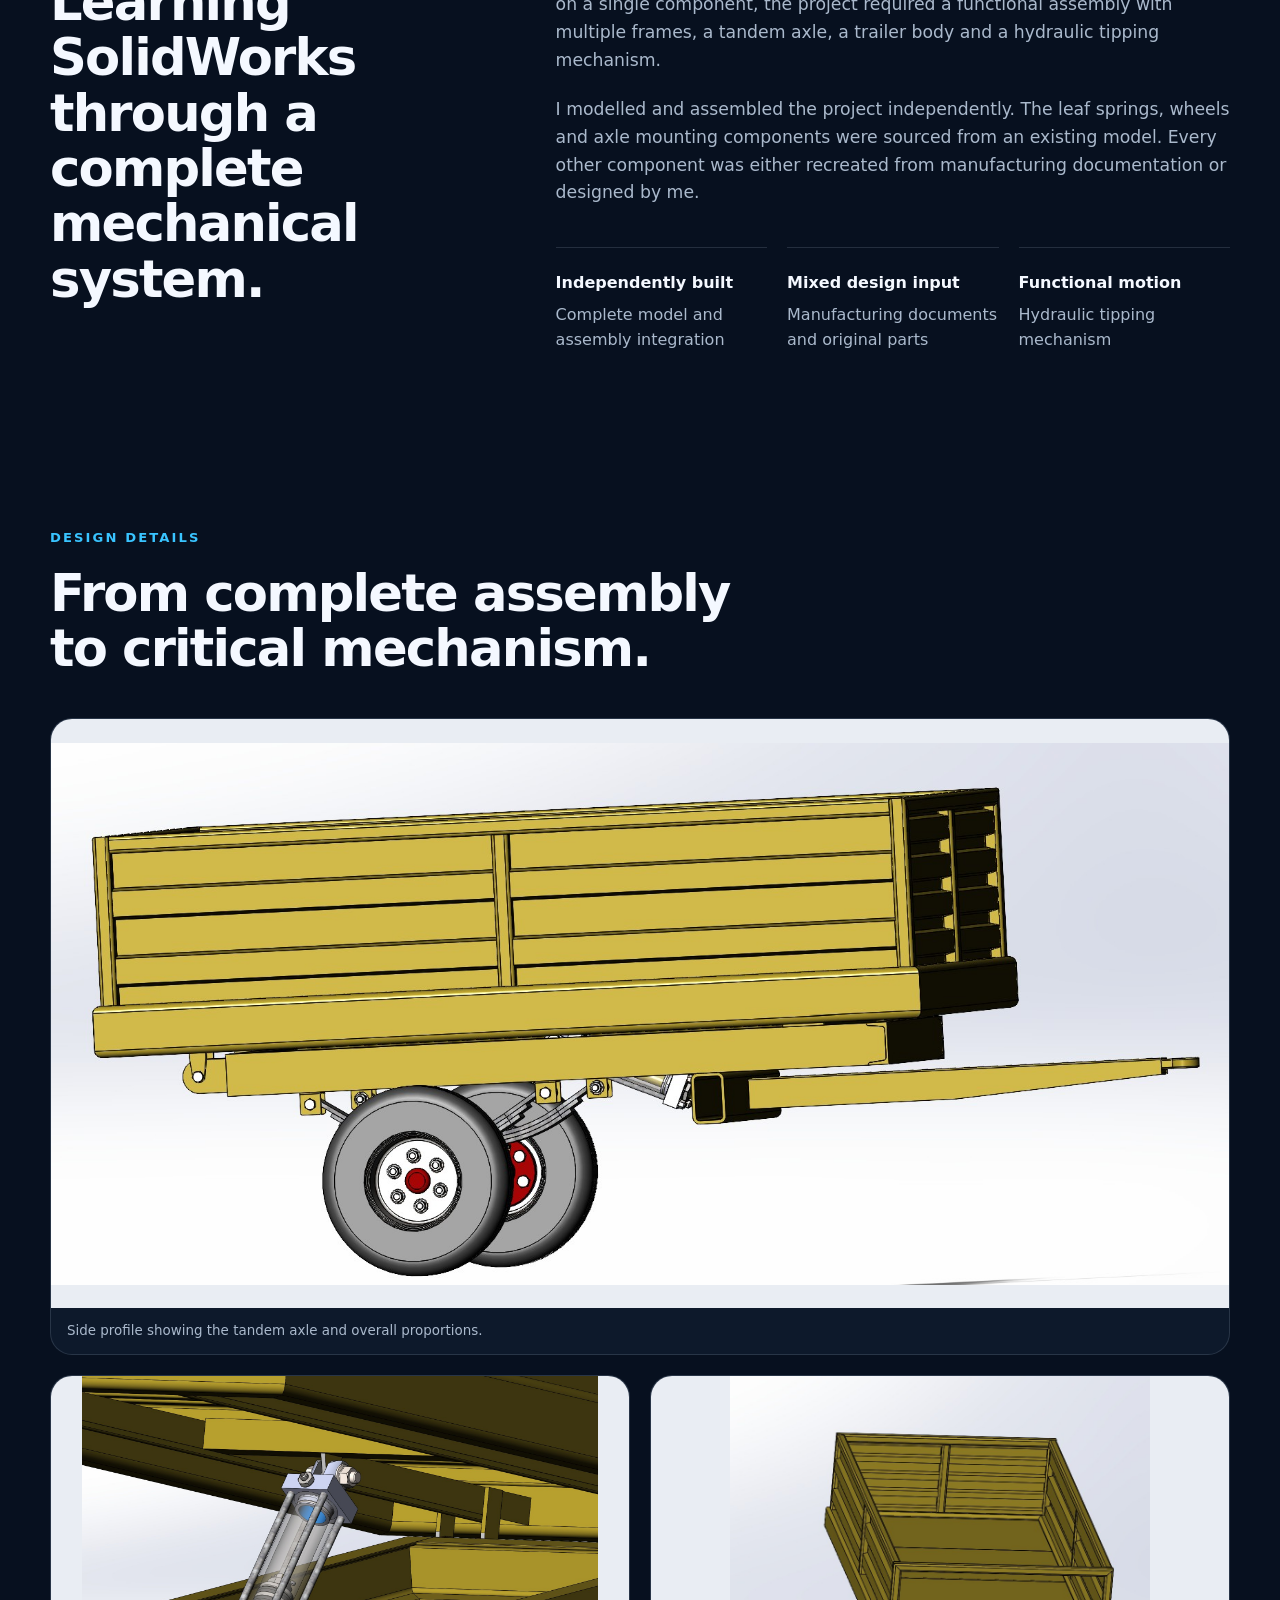
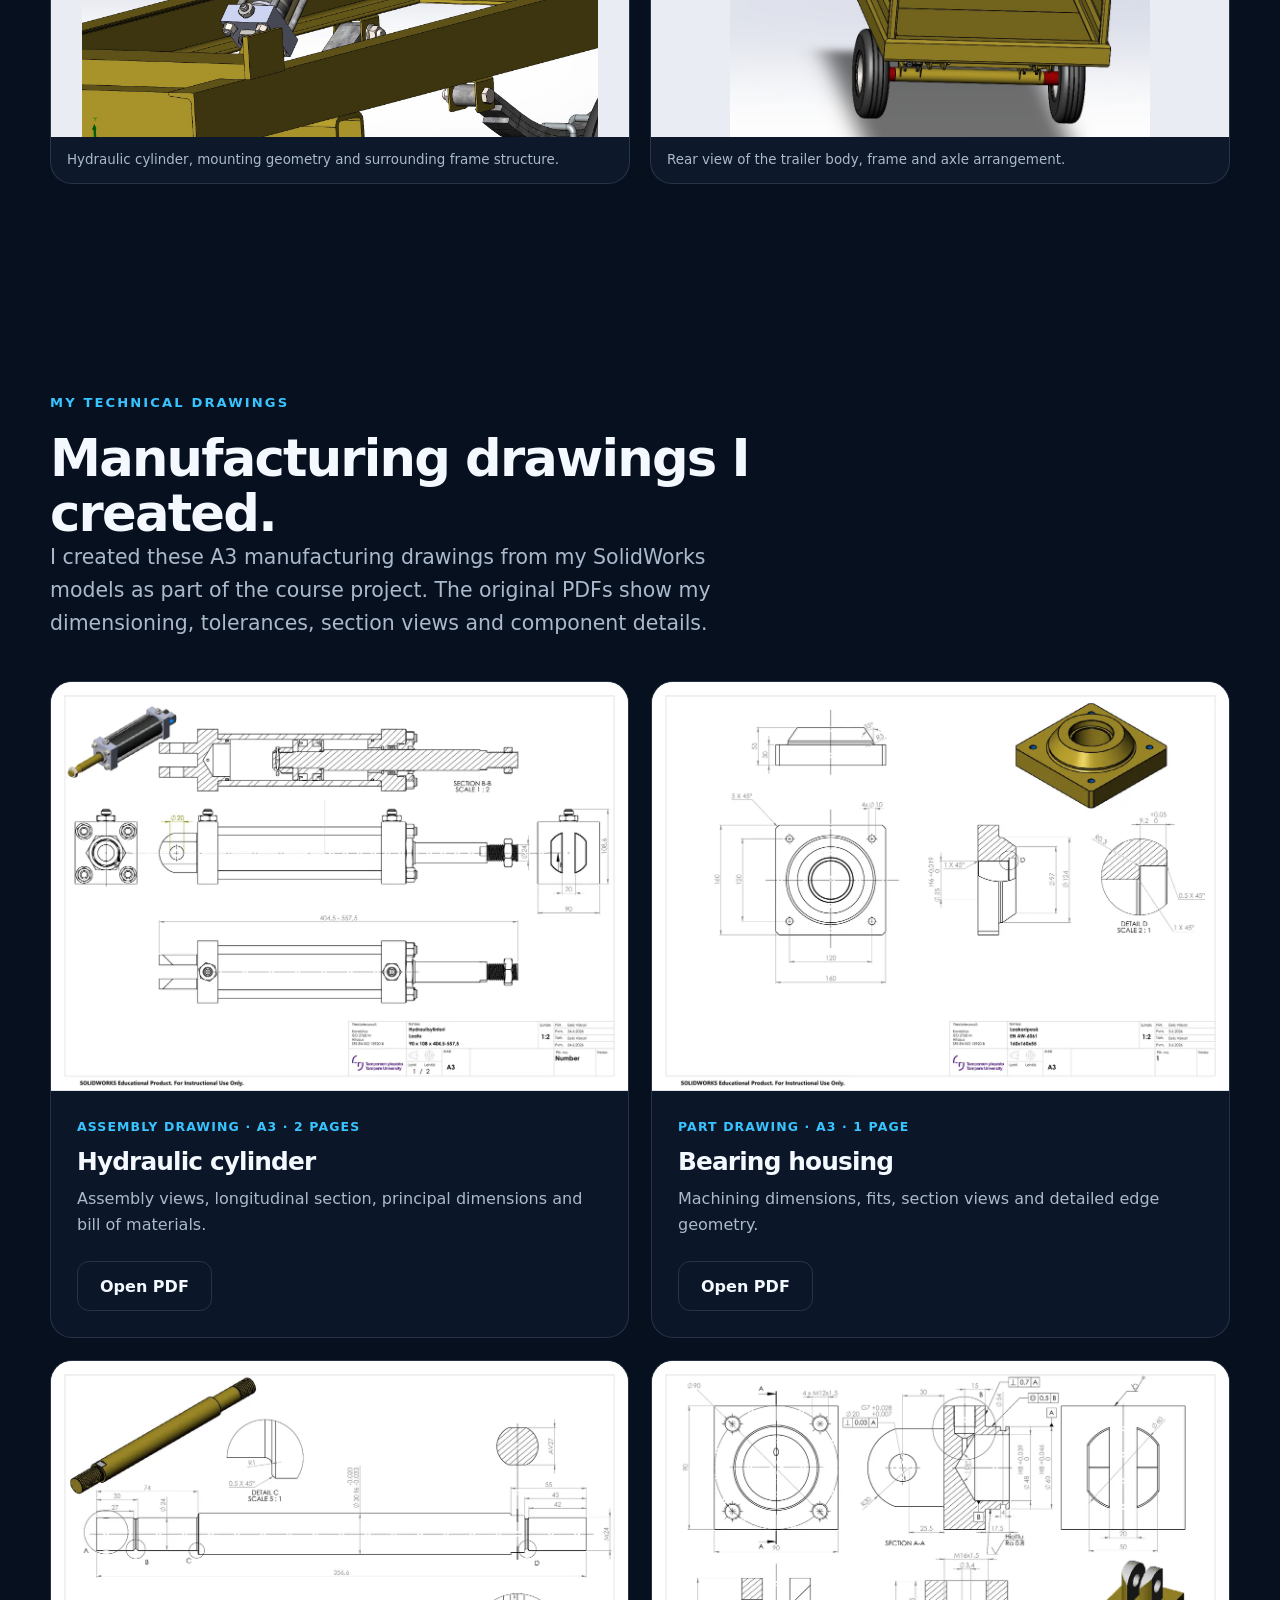
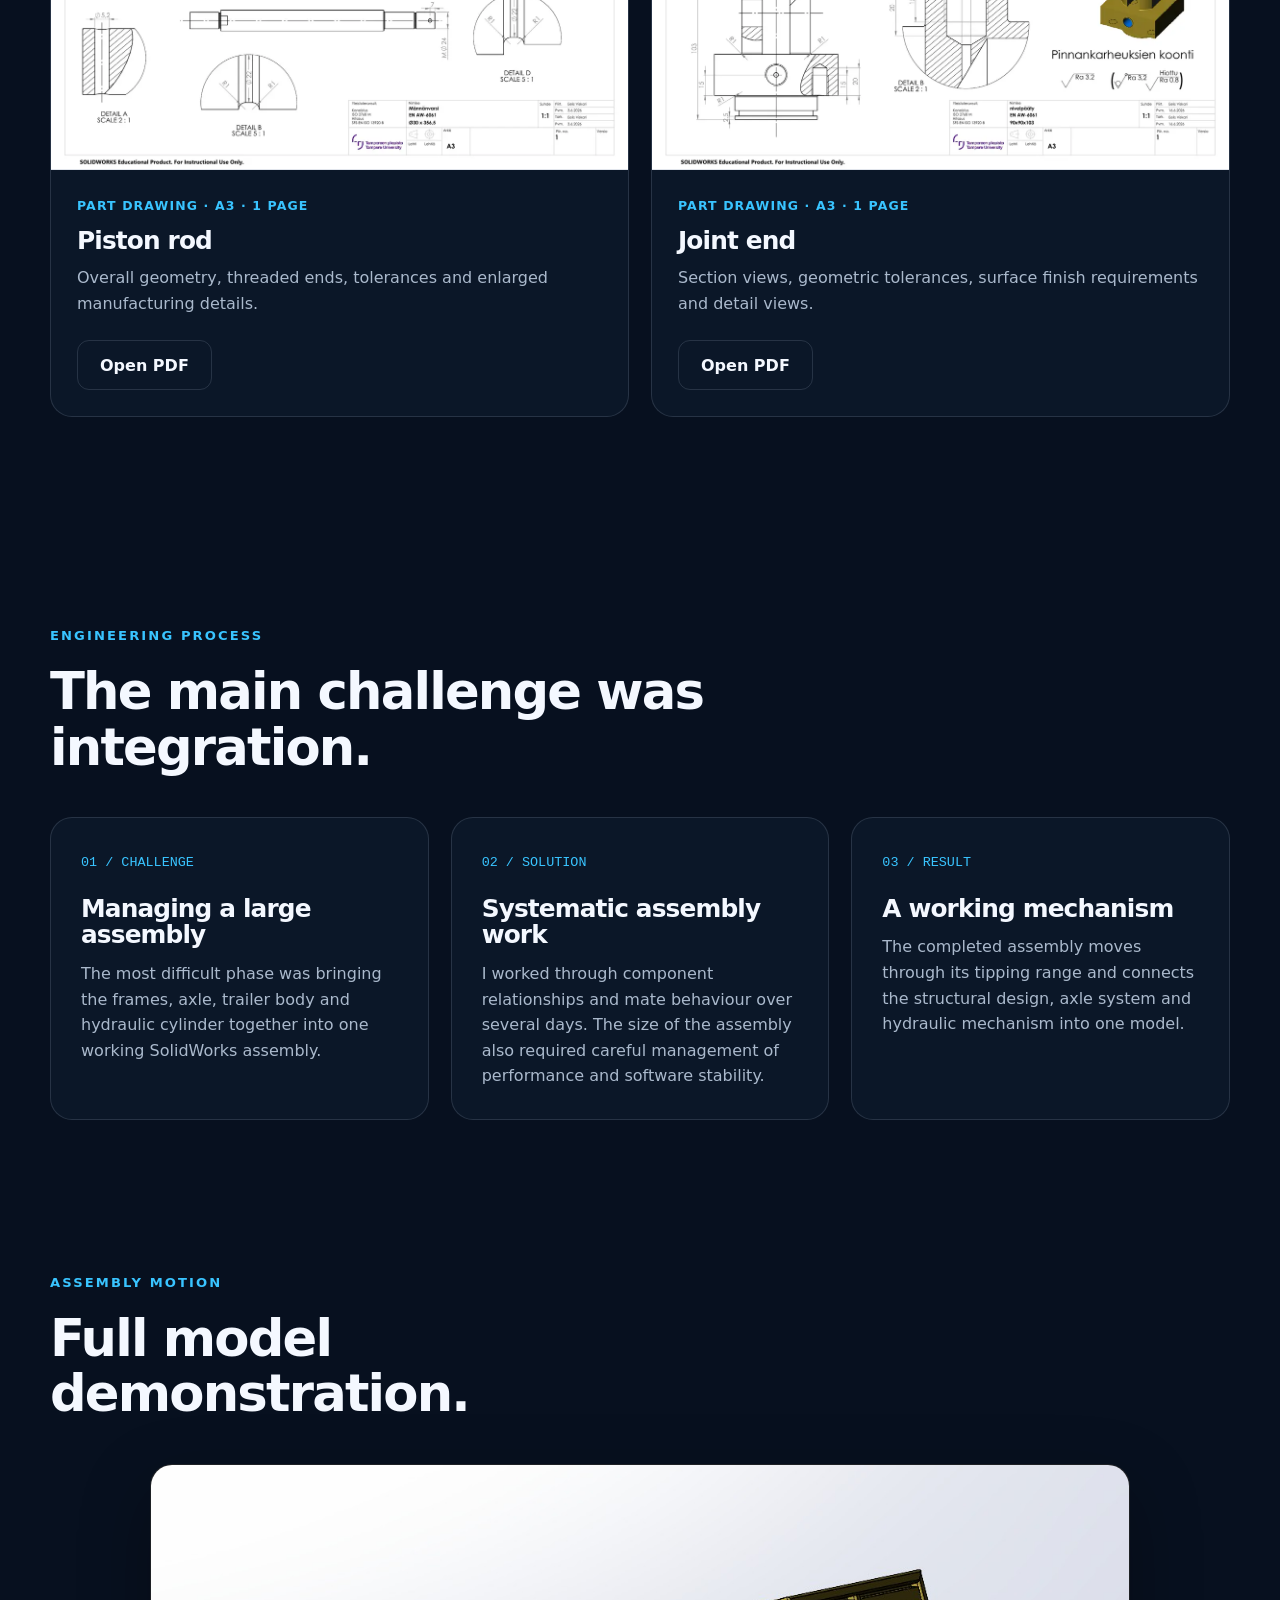
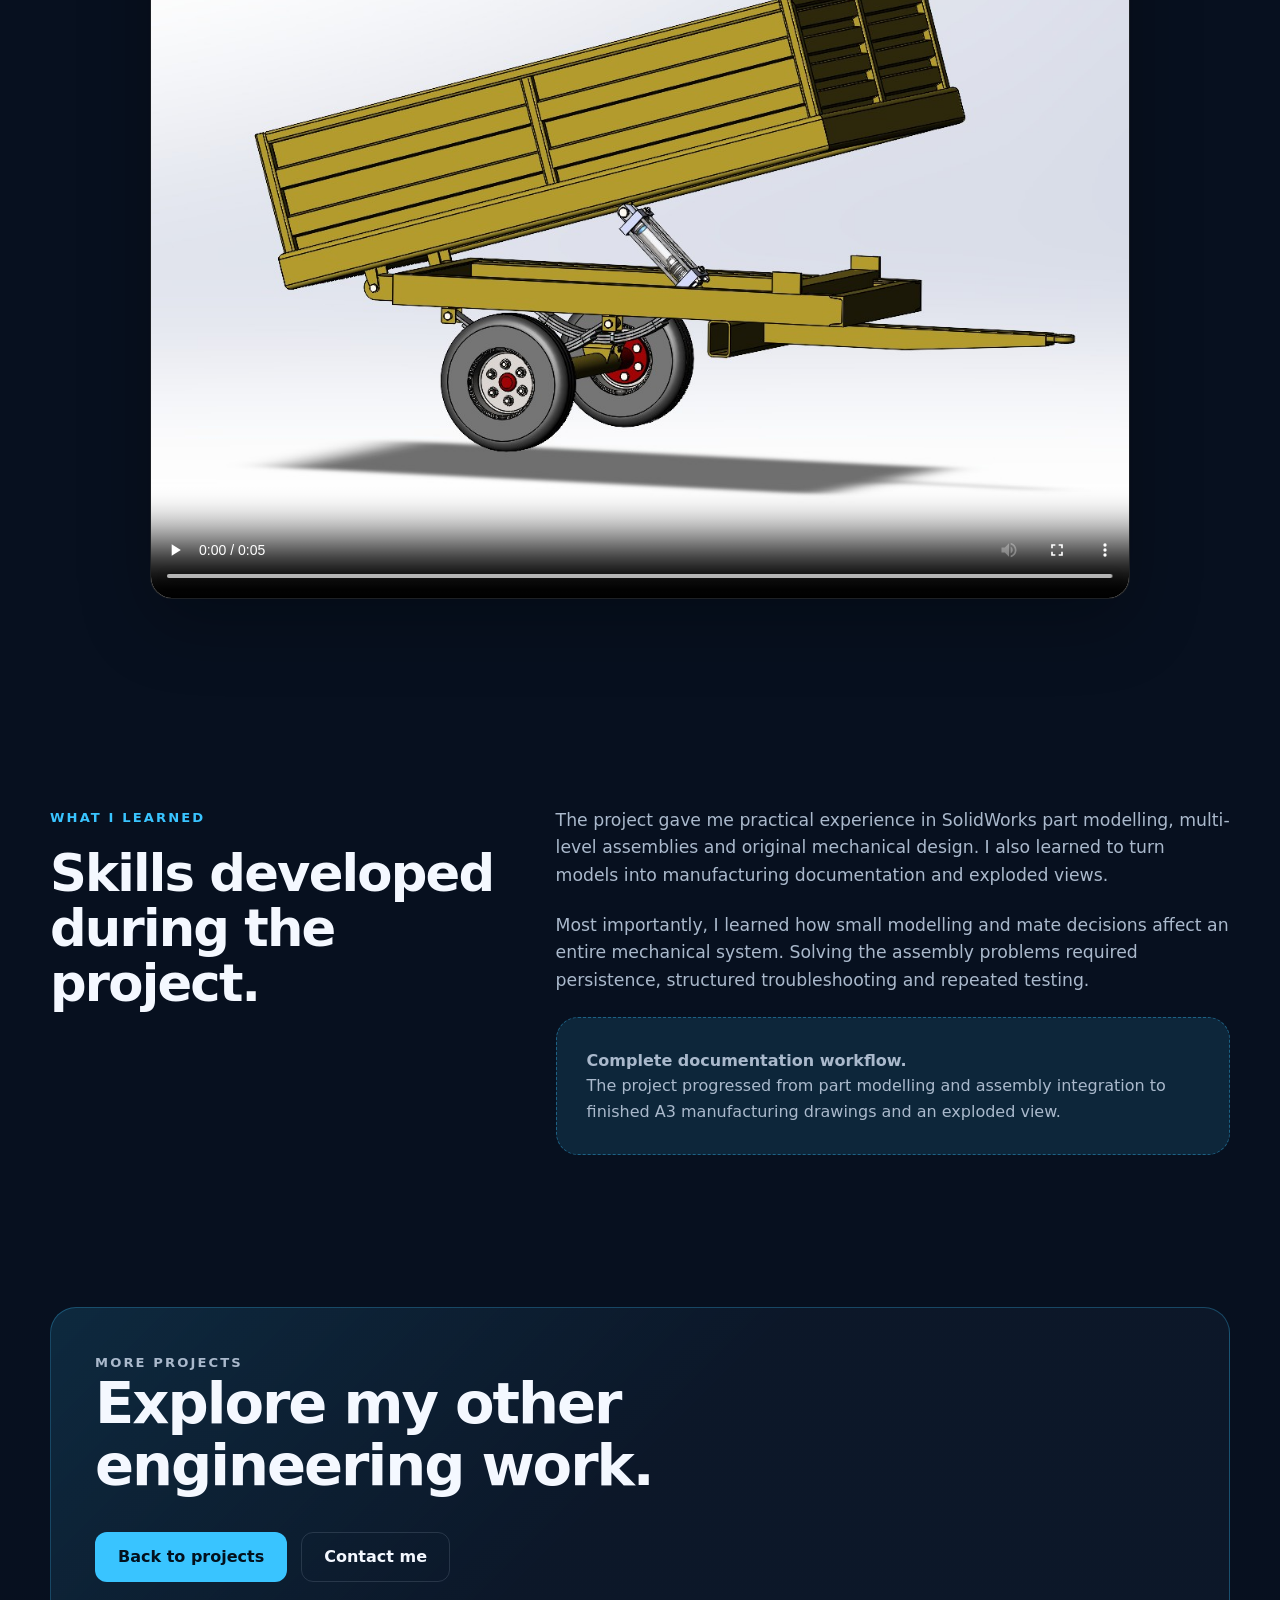
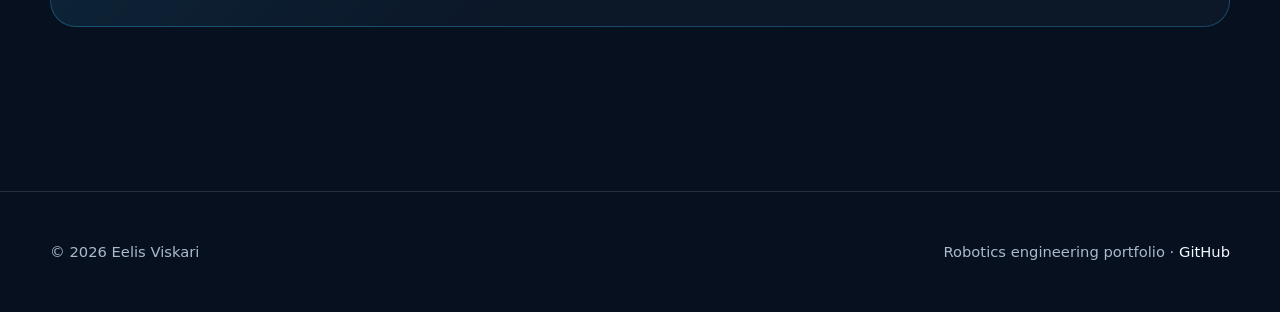
<file: projects/tipping-trailer/index.html>
<!doctype html>
<html lang="en">
<head>
  <meta charset="utf-8">
  <meta name="viewport" content="width=device-width, initial-scale=1">
  <meta name="description" content="SolidWorks tipping trailer course project by robotics engineering student Eelis Viskari.">
  <title>Tipping Trailer Project | Eelis Viskari</title>
  <link rel="stylesheet" href="/assets/css/style.css?v=20260812-11">
</head>
<body>
  <a class="skip-link" href="#main-content">Skip to content</a>
  <header class="site-header"><nav class="nav container" aria-label="Main navigation"><a class="brand" href="/" aria-label="Eelis Viskari, home"><span class="brand-mark"><img src="/assets/images/ev-logo.svg?v=20260812-3" alt=""></span><span class="brand-name">EELIS VISKARI</span></a><ul class="nav-links"><li><a href="/">Home</a></li><li><a href="/projects/" aria-current="page">Projects</a></li><li><a href="/career/">Career Path</a></li><li><a href="/contact/">Contact</a></li></ul></nav></header>
  <main id="main-content">
    <header class="case-hero">
      <div class="container">
        <div class="case-hero-grid">
          <div><p class="eyebrow">Mechanical design · Course project</p><h1>Tipping trailer <span class="accent">assembly.</span></h1><p class="lead">A complete SolidWorks project covering part modelling, mechanical design, assembly integration, manufacturing documentation and motion.</p><div class="tags"><span class="tag">SolidWorks</span><span class="tag">3D modelling</span><span class="tag">Assemblies</span><span class="tag">Technical drawings</span></div></div>
          <div class="case-meta"><div class="meta-item"><span class="meta-label">Project type</span><span class="meta-value">Coursework</span></div><div class="meta-item"><span class="meta-label">Completed</span><span class="meta-value">June–July 2026</span></div><div class="meta-item"><span class="meta-label">Role</span><span class="meta-value">Full mechanical design</span></div><div class="meta-item"><span class="meta-label">Tool</span><span class="meta-value">SolidWorks</span></div></div>
        </div>
        <figure class="case-media"><img src="/assets/images/tipping-trailer/trailer-raised.jpg" alt="SolidWorks model of a tandem-axle tipping trailer with its bed raised"><figcaption>Complete tipping trailer assembly in the raised position.</figcaption></figure>
      </div>
    </header>

    <section class="section"><div class="container case-intro"><div><p class="eyebrow">Project overview</p><h2>Learning SolidWorks through a complete mechanical system.</h2></div><div class="case-copy"><p>The objective was to learn how to model parts, create technical drawings and use SolidWorks across a complete engineering workflow. Instead of focusing on a single component, the project required a functional assembly with multiple frames, a tandem axle, a trailer body and a hydraulic tipping mechanism.</p><p>I modelled and assembled the project independently. The leaf springs, wheels and axle mounting components were sourced from an existing model. Every other component was either recreated from manufacturing documentation or designed by me.</p><div class="facts"><div class="fact"><strong>Independently built</strong><span>Complete model and assembly integration</span></div><div class="fact"><strong>Mixed design input</strong><span>Manufacturing documents and original parts</span></div><div class="fact"><strong>Functional motion</strong><span>Hydraulic tipping mechanism</span></div></div></div></div></section>

    <section class="section compact"><div class="container"><div class="section-heading"><div><p class="eyebrow">Design details</p><h2>From complete assembly to critical mechanism.</h2></div></div><div class="gallery"><figure><img src="/assets/images/tipping-trailer/trailer-side.jpg" alt="Side view of the complete SolidWorks tipping trailer model"><figcaption>Side profile showing the tandem axle and overall proportions.</figcaption></figure><figure><img src="/assets/images/tipping-trailer/hydraulic-cylinder.jpg" alt="Close-up of the hydraulic cylinder and its mounting points"><figcaption>Hydraulic cylinder, mounting geometry and surrounding frame structure.</figcaption></figure><figure><img src="/assets/images/tipping-trailer/trailer-rear.jpg" alt="Rear view into the tipping trailer body"><figcaption>Rear view of the trailer body, frame and axle arrangement.</figcaption></figure></div></div></section>

    <section class="section"><div class="container"><div class="section-heading"><div><p class="eyebrow">My technical drawings</p><h2>Manufacturing drawings I created.</h2><p class="lead">I created these A3 manufacturing drawings from my SolidWorks models as part of the course project. The original PDFs show my dimensioning, tolerances, section views and component details.</p></div></div><div class="drawing-grid">
      <article class="card drawing-card"><a class="drawing-preview" href="/assets/documents/tipping-trailer/hydraulic-cylinder.pdf" target="_blank" rel="noopener"><img src="/assets/images/tipping-trailer/drawings/hydraulic-cylinder.webp" alt="Preview of the hydraulic cylinder technical drawing"></a><div class="drawing-content"><span class="drawing-meta">Assembly drawing · A3 · 2 pages</span><h3>Hydraulic cylinder</h3><p>Assembly views, longitudinal section, principal dimensions and bill of materials.</p><div class="hero-actions"><a class="button secondary" href="/assets/documents/tipping-trailer/hydraulic-cylinder.pdf" target="_blank" rel="noopener">Open PDF</a></div></div></article>
      <article class="card drawing-card"><a class="drawing-preview" href="/assets/documents/tipping-trailer/bearing-housing.pdf" target="_blank" rel="noopener"><img src="/assets/images/tipping-trailer/drawings/bearing-housing.webp" alt="Preview of the bearing housing technical drawing"></a><div class="drawing-content"><span class="drawing-meta">Part drawing · A3 · 1 page</span><h3>Bearing housing</h3><p>Machining dimensions, fits, section views and detailed edge geometry.</p><div class="hero-actions"><a class="button secondary" href="/assets/documents/tipping-trailer/bearing-housing.pdf" target="_blank" rel="noopener">Open PDF</a></div></div></article>
      <article class="card drawing-card"><a class="drawing-preview" href="/assets/documents/tipping-trailer/piston-rod.pdf" target="_blank" rel="noopener"><img src="/assets/images/tipping-trailer/drawings/piston-rod.webp" alt="Preview of the piston rod technical drawing"></a><div class="drawing-content"><span class="drawing-meta">Part drawing · A3 · 1 page</span><h3>Piston rod</h3><p>Overall geometry, threaded ends, tolerances and enlarged manufacturing details.</p><div class="hero-actions"><a class="button secondary" href="/assets/documents/tipping-trailer/piston-rod.pdf" target="_blank" rel="noopener">Open PDF</a></div></div></article>
      <article class="card drawing-card"><a class="drawing-preview" href="/assets/documents/tipping-trailer/joint-end.pdf" target="_blank" rel="noopener"><img src="/assets/images/tipping-trailer/drawings/joint-end.webp" alt="Preview of the joint end technical drawing"></a><div class="drawing-content"><span class="drawing-meta">Part drawing · A3 · 1 page</span><h3>Joint end</h3><p>Section views, geometric tolerances, surface finish requirements and detail views.</p><div class="hero-actions"><a class="button secondary" href="/assets/documents/tipping-trailer/joint-end.pdf" target="_blank" rel="noopener">Open PDF</a></div></div></article>
    </div></div></section>

    <section class="section"><div class="container"><div class="section-heading"><div><p class="eyebrow">Engineering process</p><h2>The main challenge was integration.</h2></div></div><div class="process-grid"><article class="card"><span class="card-number">01 / CHALLENGE</span><h3>Managing a large assembly</h3><p>The most difficult phase was bringing the frames, axle, trailer body and hydraulic cylinder together into one working SolidWorks assembly.</p></article><article class="card"><span class="card-number">02 / SOLUTION</span><h3>Systematic assembly work</h3><p>I worked through component relationships and mate behaviour over several days. The size of the assembly also required careful management of performance and software stability.</p></article><article class="card"><span class="card-number">03 / RESULT</span><h3>A working mechanism</h3><p>The completed assembly moves through its tipping range and connects the structural design, axle system and hydraulic mechanism into one model.</p></article></div></div></section>

    <section class="section compact"><div class="container"><div class="section-heading"><div><p class="eyebrow">Assembly motion</p><h2>Full model demonstration.</h2></div></div><div class="video-wrap"><video controls playsinline preload="auto" poster="/assets/images/tipping-trailer/trailer-raised.jpg"><source src="/assets/video/tipping-trailer-demo-v2.webm" type="video/webm"><source src="/assets/video/tipping-trailer-demo-v2.mp4" type="video/mp4">Your browser does not support embedded video.</video></div></div></section>

    <section class="section"><div class="container case-intro"><div><p class="eyebrow">What I learned</p><h2>Skills developed during the project.</h2></div><div class="case-copy"><p>The project gave me practical experience in SolidWorks part modelling, multi-level assemblies and original mechanical design. I also learned to turn models into manufacturing documentation and exploded views.</p><p>Most importantly, I learned how small modelling and mate decisions affect an entire mechanical system. Solving the assembly problems required persistence, structured troubleshooting and repeated testing.</p><div class="coming-soon"><strong>Complete documentation workflow.</strong><br>The project progressed from part modelling and assembly integration to finished A3 manufacturing drawings and an exploded view.</div></div></div></section>

    <section class="section compact"><div class="container cta"><p class="eyebrow">More projects</p><h2>Explore my other engineering work.</h2><div class="hero-actions"><a class="button" href="/projects/">Back to projects</a><a class="button secondary" href="/contact/">Contact me</a></div></div></section>
  </main>
  <footer class="site-footer"><div class="container footer-inner"><span>© 2026 Eelis Viskari</span><span>Robotics engineering portfolio · <a href="https://github.com/EelisV03">GitHub</a></span></div></footer>
</body>
</html>
</file>
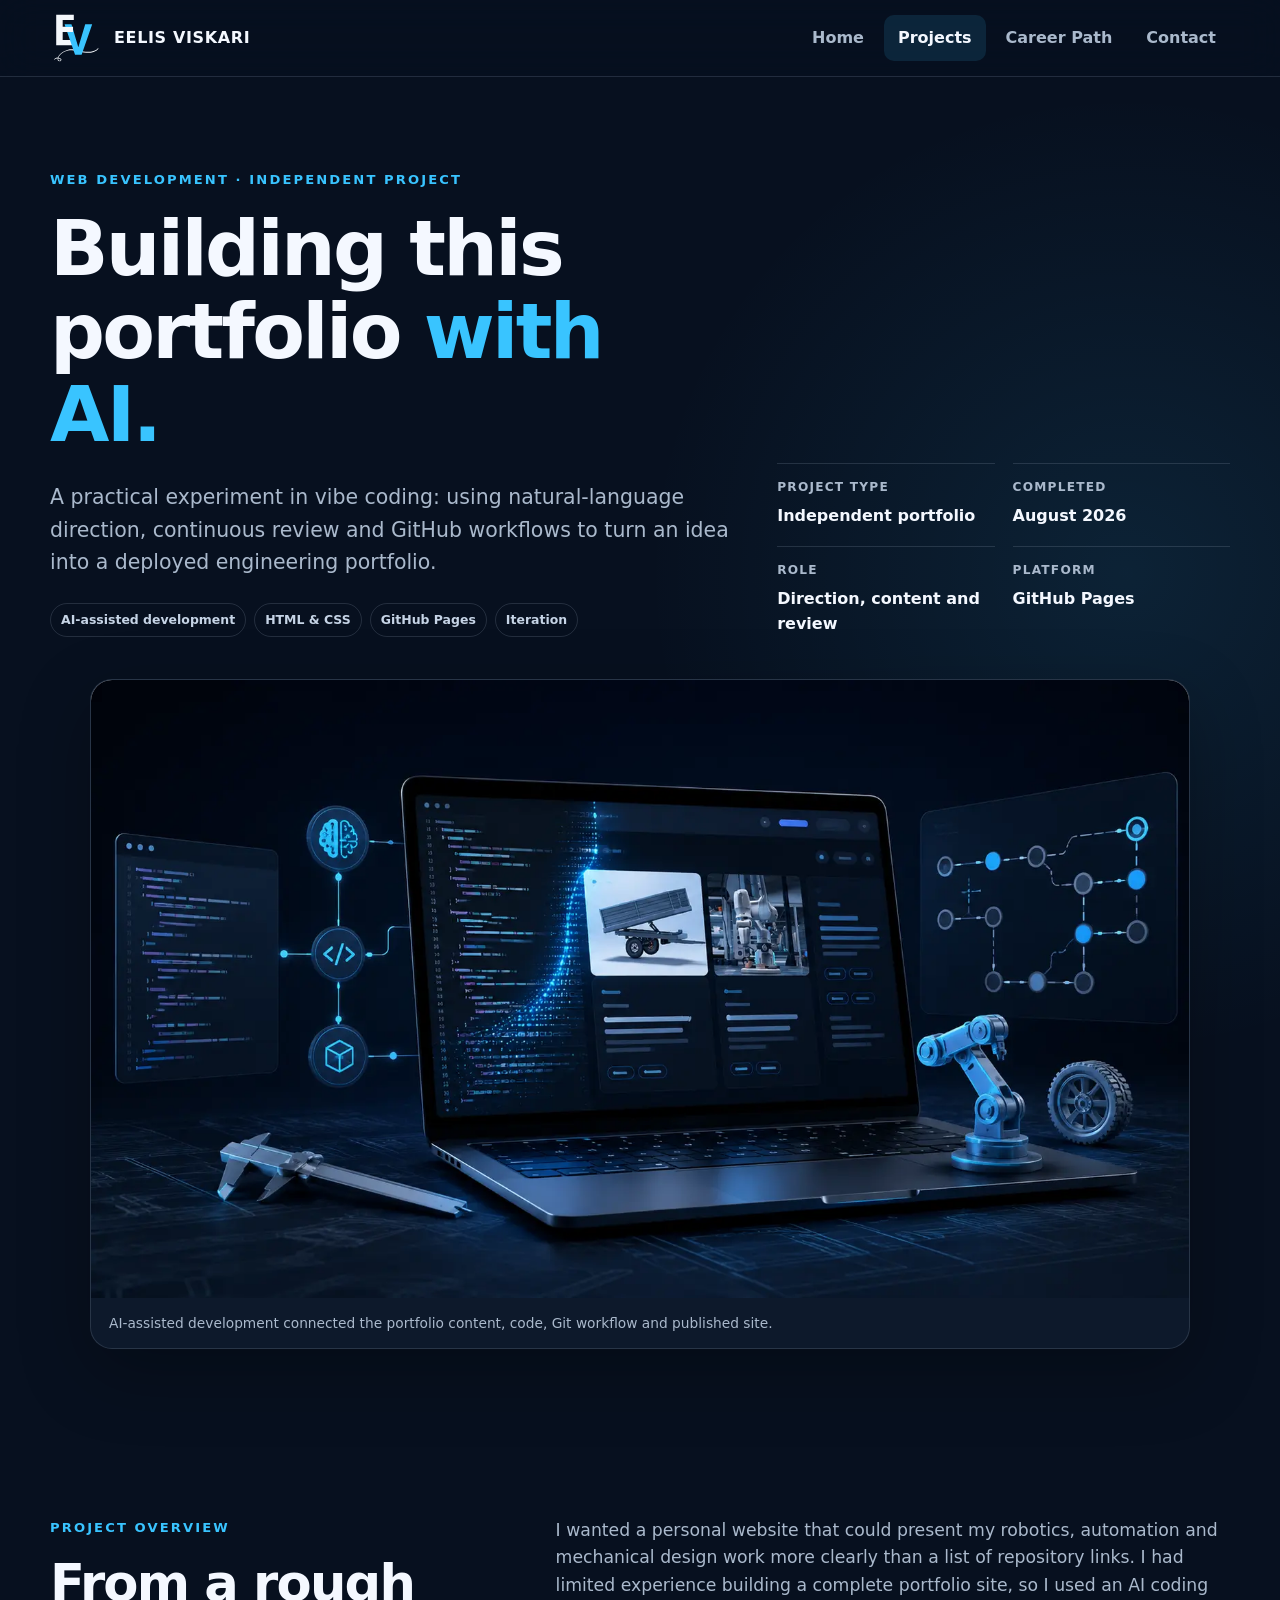
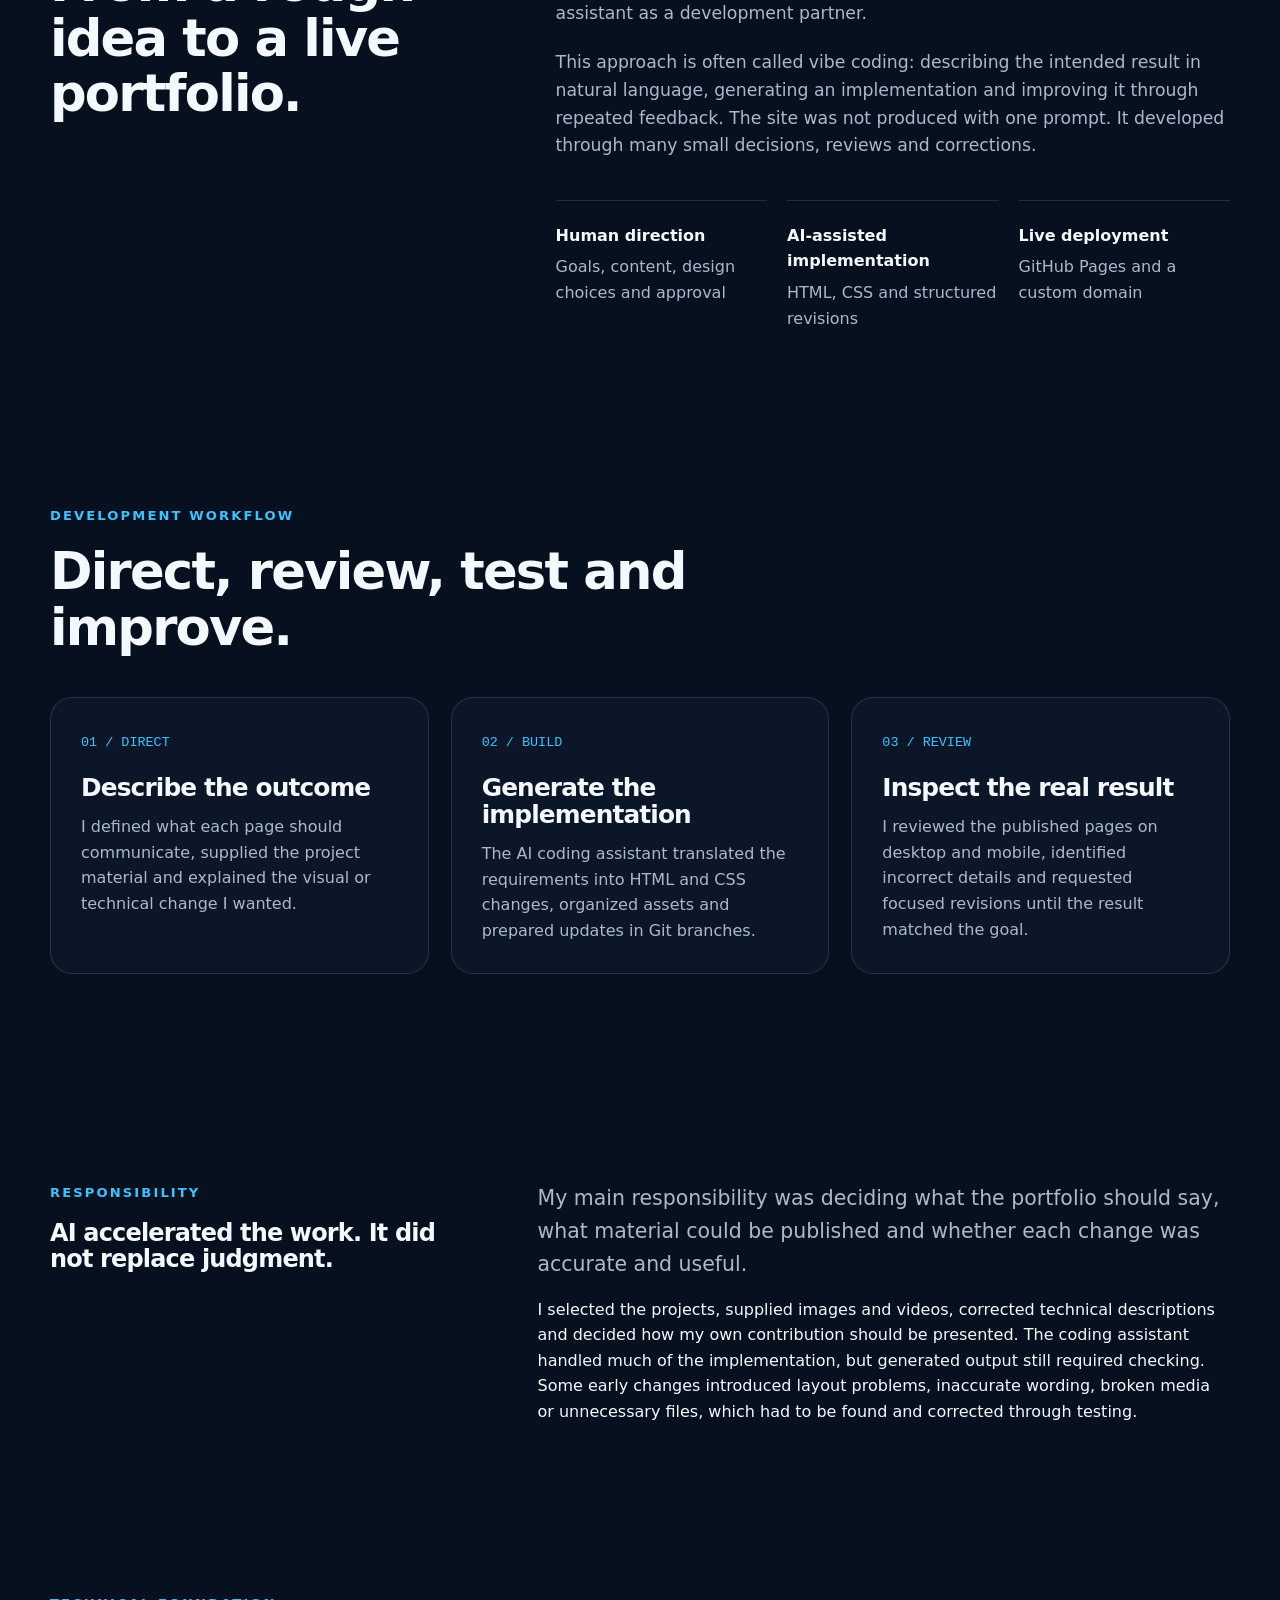
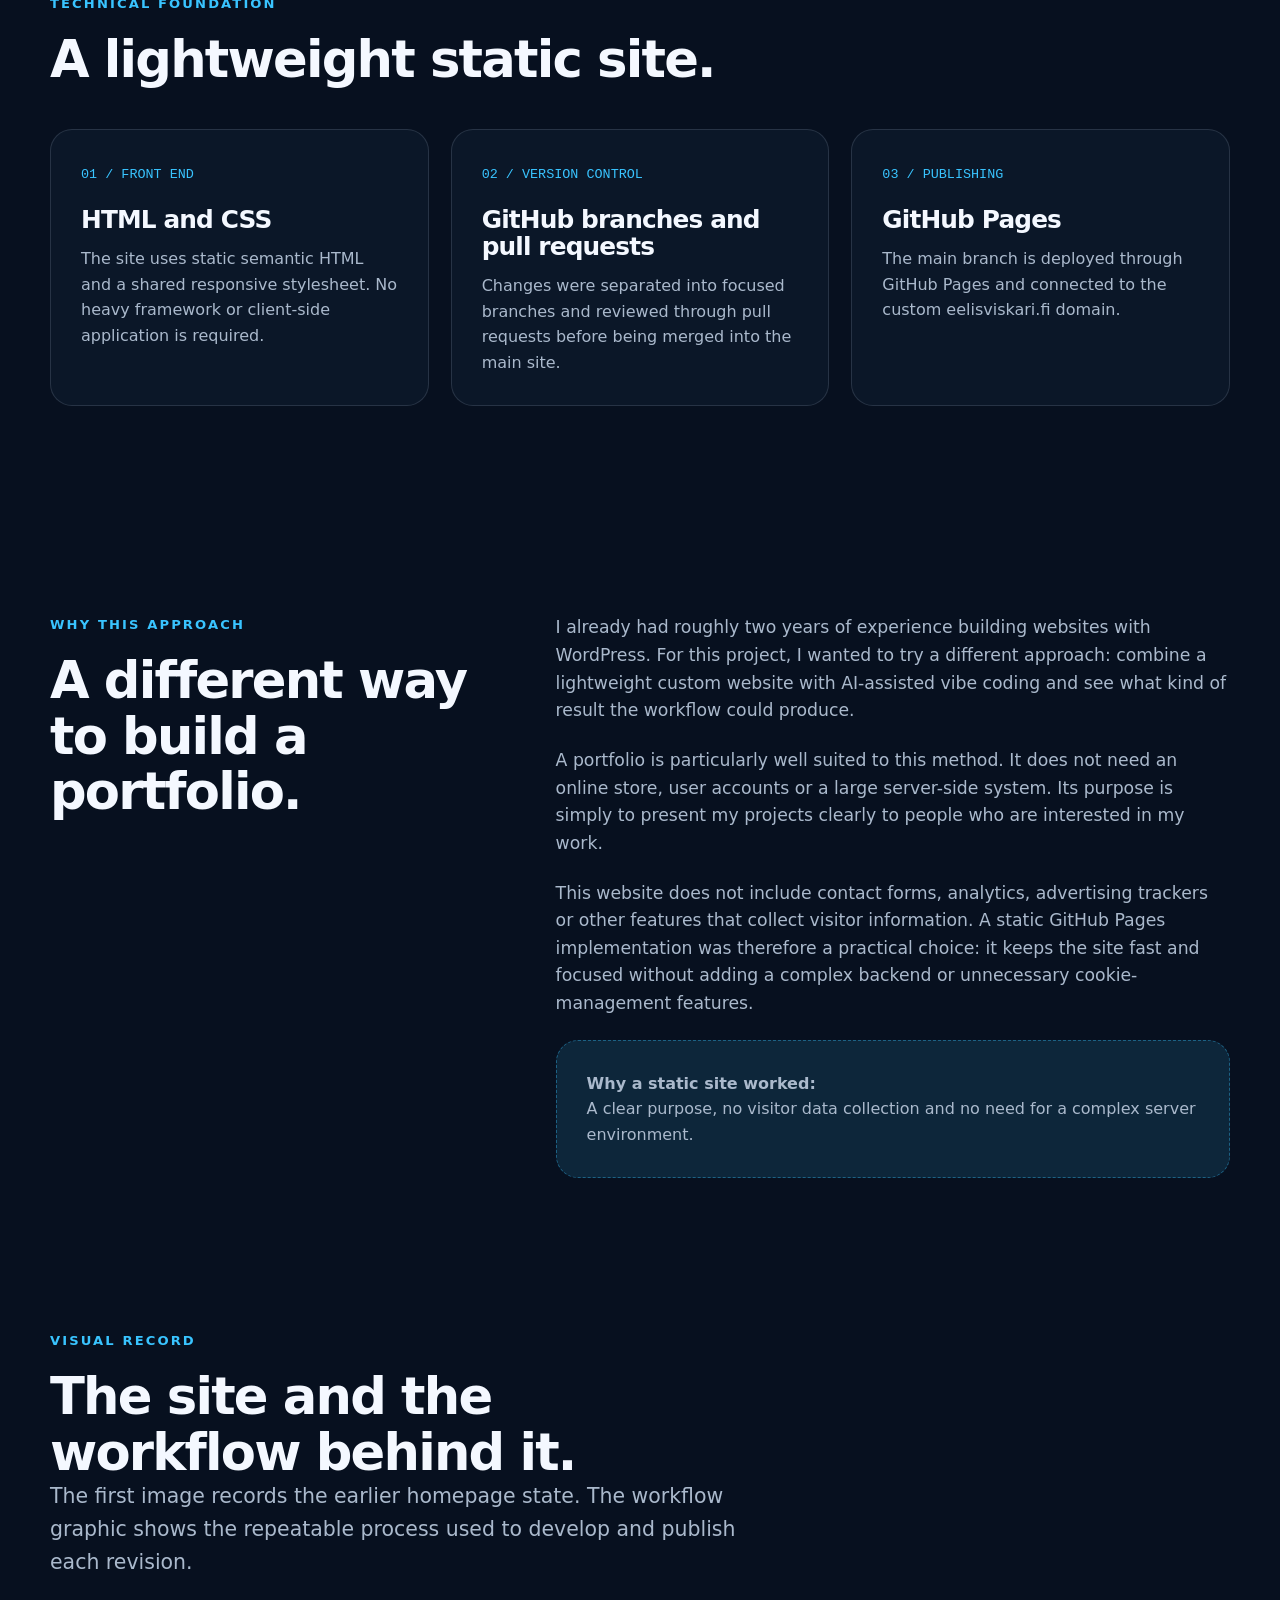
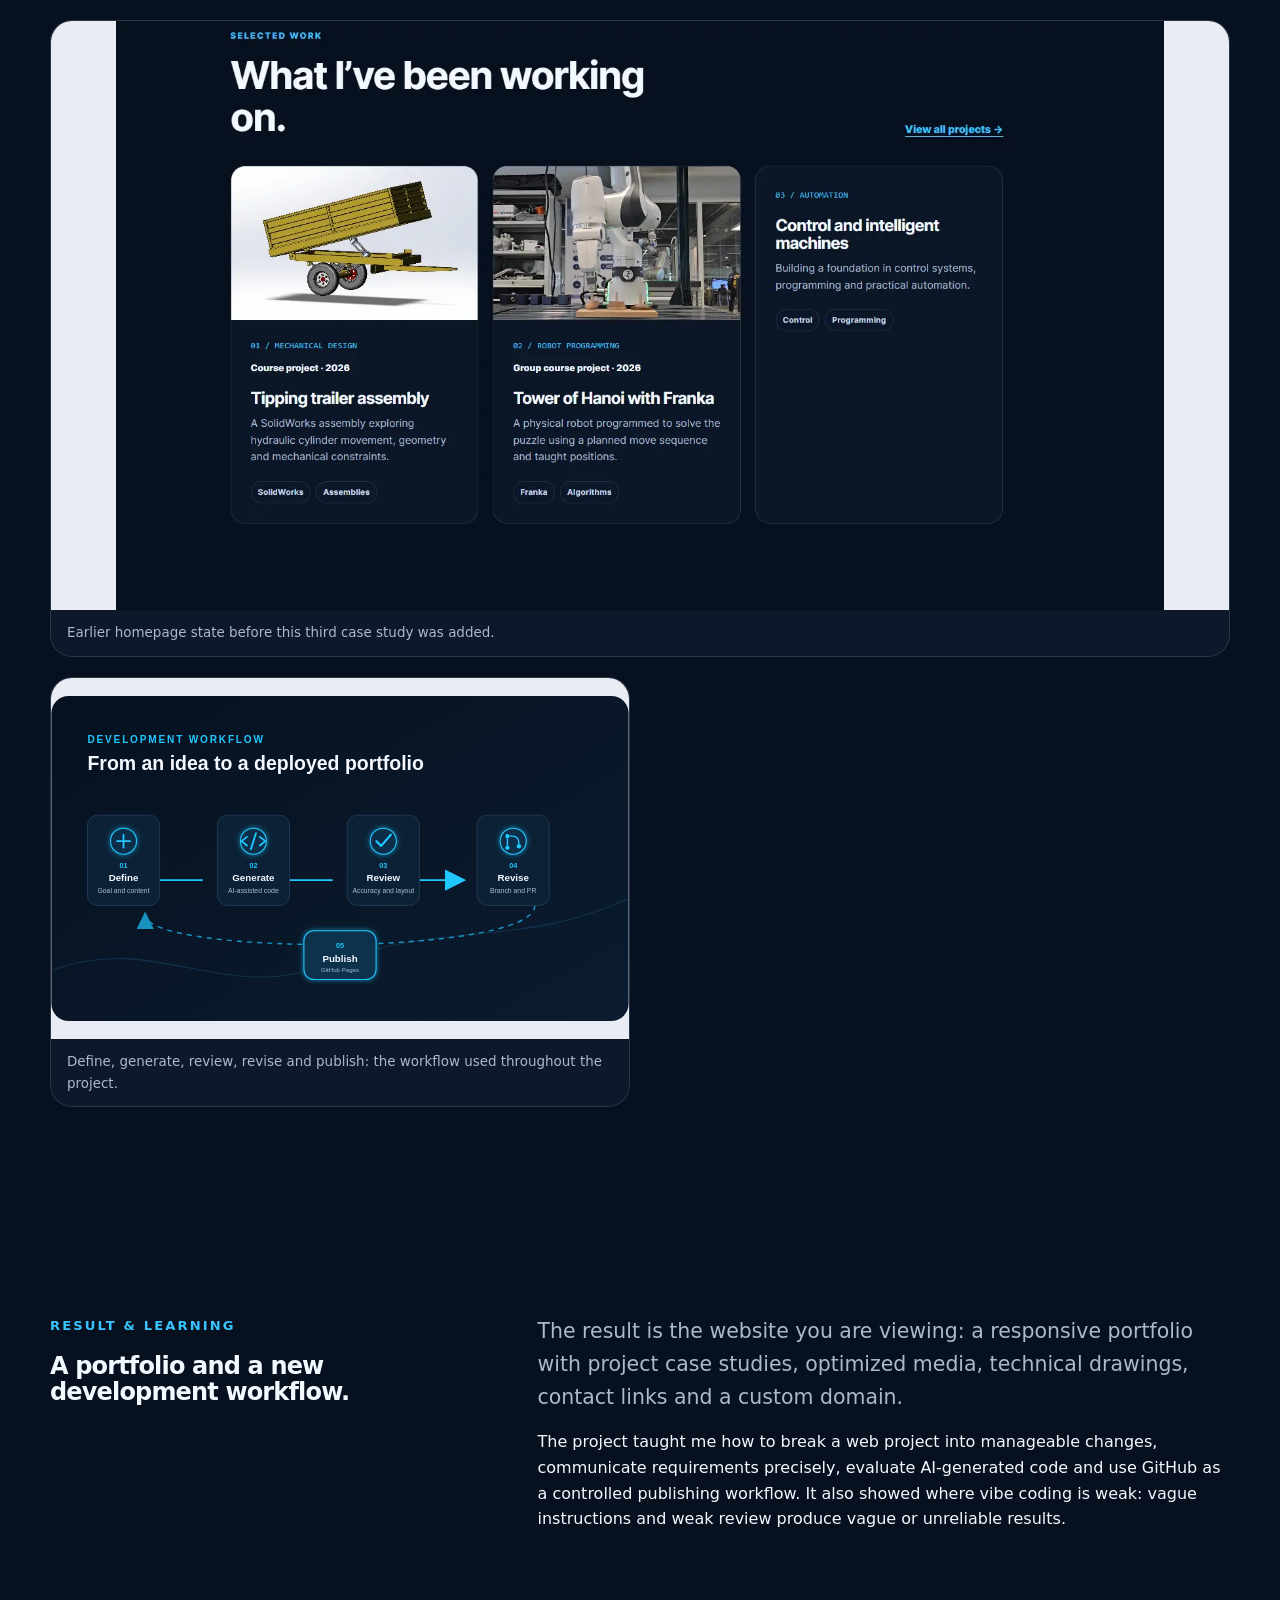
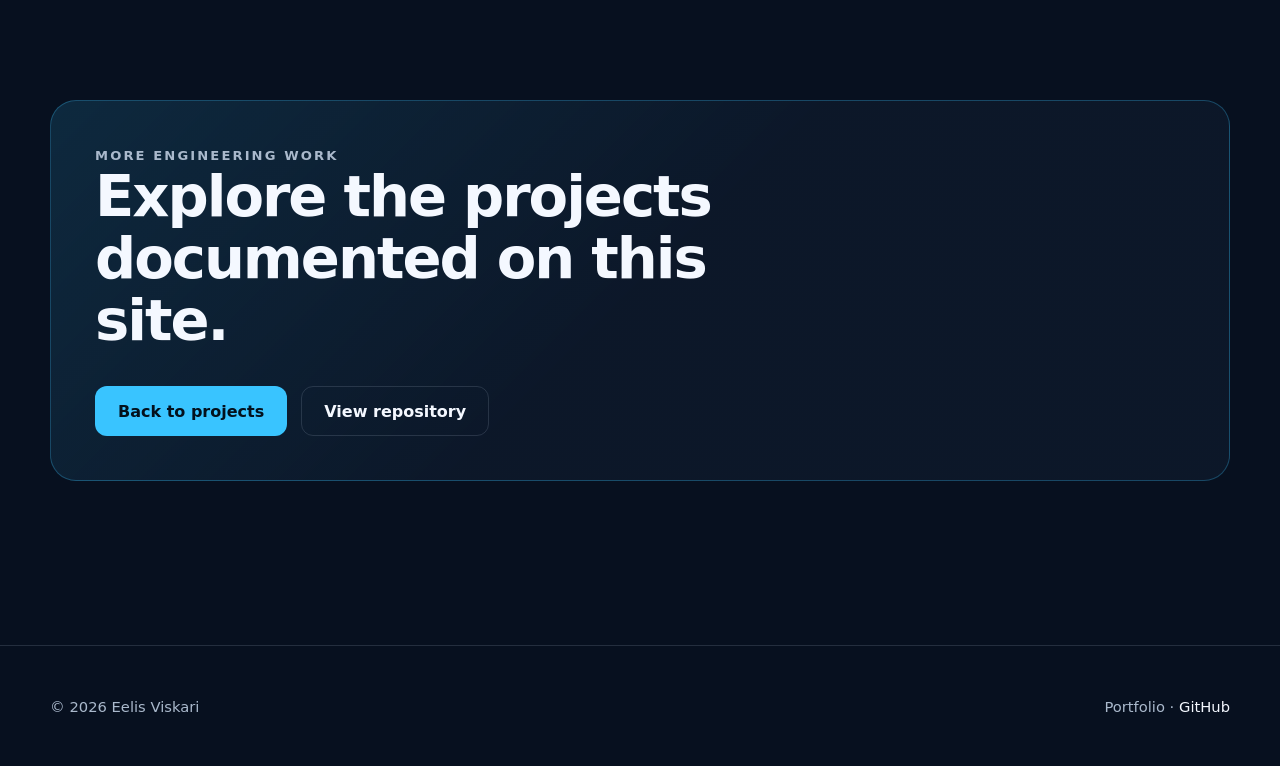
<file: projects/vibe-coded-portfolio/index.html>
<!doctype html>
<html lang="en">
<head>
  <meta charset="utf-8">
  <meta name="viewport" content="width=device-width, initial-scale=1">
  <meta name="description" content="How Eelis Viskari used AI-assisted development, vibe coding and GitHub Pages to build and publish this engineering portfolio.">
  <title>AI-Assisted Portfolio Development | Eelis Viskari</title>
  <link rel="stylesheet" href="/assets/css/style.css?v=20260812-16">
</head>
<body>
  <a class="skip-link" href="#main-content">Skip to content</a>
  <header class="site-header">
    <nav class="nav container" aria-label="Main navigation">
      <a class="brand" href="/" aria-label="Eelis Viskari, home"><span class="brand-mark"><img src="/assets/images/ev-logo.svg?v=20260812-3" alt=""></span><span class="brand-name">EELIS VISKARI</span></a>
      <ul class="nav-links"><li><a href="/">Home</a></li><li><a href="/projects/" aria-current="page">Projects</a></li><li><a href="/career/">Career Path</a></li><li><a href="/contact/">Contact</a></li></ul>
    </nav>
  </header>
  <main id="main-content">
    <header class="case-hero">
      <div class="container">
        <div class="case-hero-grid">
          <div>
            <p class="eyebrow">Web development · Independent project</p>
            <h1>Building this portfolio <span class="accent">with AI.</span></h1>
            <p class="lead">A practical experiment in vibe coding: using natural-language direction, continuous review and GitHub workflows to turn an idea into a deployed engineering portfolio.</p>
            <div class="tags"><span class="tag">AI-assisted development</span><span class="tag">HTML &amp; CSS</span><span class="tag">GitHub Pages</span><span class="tag">Iteration</span></div>
          </div>
          <div class="case-meta">
            <div class="meta-item"><span class="meta-label">Project type</span><span class="meta-value">Independent portfolio</span></div>
            <div class="meta-item"><span class="meta-label">Completed</span><span class="meta-value">August 2026</span></div>
            <div class="meta-item"><span class="meta-label">Role</span><span class="meta-value">Direction, content and review</span></div>
            <div class="meta-item"><span class="meta-label">Platform</span><span class="meta-value">GitHub Pages</span></div>
          </div>
        </div>
        <figure class="case-media"><img src="/assets/images/vibe-coded-portfolio/ai-assisted-portfolio.webp" alt="A dark technical workspace visualizing AI-assisted portfolio development"><figcaption>AI-assisted development connected the portfolio content, code, Git workflow and published site.</figcaption></figure>
      </div>
    </header>

    <section class="section">
      <div class="container case-intro">
        <div><p class="eyebrow">Project overview</p><h2>From a rough idea to a live portfolio.</h2></div>
        <div class="case-copy">
          <p>I wanted a personal website that could present my robotics, automation and mechanical design work more clearly than a list of repository links. I had limited experience building a complete portfolio site, so I used an AI coding assistant as a development partner.</p>
          <p>This approach is often called vibe coding: describing the intended result in natural language, generating an implementation and improving it through repeated feedback. The site was not produced with one prompt. It developed through many small decisions, reviews and corrections.</p>
          <div class="facts">
            <div class="fact"><strong>Human direction</strong><span>Goals, content, design choices and approval</span></div>
            <div class="fact"><strong>AI-assisted implementation</strong><span>HTML, CSS and structured revisions</span></div>
            <div class="fact"><strong>Live deployment</strong><span>GitHub Pages and a custom domain</span></div>
          </div>
        </div>
      </div>
    </section>

    <section class="section compact">
      <div class="container">
        <div class="section-heading"><div><p class="eyebrow">Development workflow</p><h2>Direct, review, test and improve.</h2></div></div>
        <div class="grid cards-3">
          <article class="card"><span class="card-number">01 / DIRECT</span><h3>Describe the outcome</h3><p>I defined what each page should communicate, supplied the project material and explained the visual or technical change I wanted.</p></article>
          <article class="card"><span class="card-number">02 / BUILD</span><h3>Generate the implementation</h3><p>The AI coding assistant translated the requirements into HTML and CSS changes, organized assets and prepared updates in Git branches.</p></article>
          <article class="card"><span class="card-number">03 / REVIEW</span><h3>Inspect the real result</h3><p>I reviewed the published pages on desktop and mobile, identified incorrect details and requested focused revisions until the result matched the goal.</p></article>
        </div>
      </div>
    </section>

    <section class="section">
      <div class="container split">
        <div><p class="eyebrow">Responsibility</p><h2>AI accelerated the work. It did not replace judgment.</h2></div>
        <div>
          <p class="lead">My main responsibility was deciding what the portfolio should say, what material could be published and whether each change was accurate and useful.</p>
          <p>I selected the projects, supplied images and videos, corrected technical descriptions and decided how my own contribution should be presented. The coding assistant handled much of the implementation, but generated output still required checking. Some early changes introduced layout problems, inaccurate wording, broken media or unnecessary files, which had to be found and corrected through testing.</p>
        </div>
      </div>
    </section>

    <section class="section compact">
      <div class="container">
        <div class="section-heading"><div><p class="eyebrow">Technical foundation</p><h2>A lightweight static site.</h2></div></div>
        <div class="process-grid">
          <article class="card"><span class="card-number">01 / FRONT END</span><h3>HTML and CSS</h3><p>The site uses static semantic HTML and a shared responsive stylesheet. No heavy framework or client-side application is required.</p></article>
          <article class="card"><span class="card-number">02 / VERSION CONTROL</span><h3>GitHub branches and pull requests</h3><p>Changes were separated into focused branches and reviewed through pull requests before being merged into the main site.</p></article>
          <article class="card"><span class="card-number">03 / PUBLISHING</span><h3>GitHub Pages</h3><p>The main branch is deployed through GitHub Pages and connected to the custom eelisviskari.fi domain.</p></article>
        </div>
      </div>
    </section>

    <section class="section">
      <div class="container case-intro">
        <div><p class="eyebrow">Why this approach</p><h2>A different way to build a portfolio.</h2></div>
        <div class="case-copy">
          <p>I already had roughly two years of experience building websites with WordPress. For this project, I wanted to try a different approach: combine a lightweight custom website with AI-assisted vibe coding and see what kind of result the workflow could produce.</p>
          <p>A portfolio is particularly well suited to this method. It does not need an online store, user accounts or a large server-side system. Its purpose is simply to present my projects clearly to people who are interested in my work.</p>
          <p>This website does not include contact forms, analytics, advertising trackers or other features that collect visitor information. A static GitHub Pages implementation was therefore a practical choice: it keeps the site fast and focused without adding a complex backend or unnecessary cookie-management features.</p>
          <div class="coming-soon"><strong>Why a static site worked:</strong><br>A clear purpose, no visitor data collection and no need for a complex server environment.</div>
        </div>
      </div>
    </section>

    <section class="section compact">
      <div class="container">
        <div class="section-heading"><div><p class="eyebrow">Visual record</p><h2>The site and the workflow behind it.</h2><p class="lead">The first image records the earlier homepage state. The workflow graphic shows the repeatable process used to develop and publish each revision.</p></div></div>
        <div class="gallery">
          <figure><img src="/assets/images/vibe-coded-portfolio/homepage-before.webp" alt="Earlier version of the portfolio homepage before the AI-assisted development project was added" loading="lazy"><figcaption>Earlier homepage state before this third case study was added.</figcaption></figure>
          <figure><img src="/assets/images/vibe-coded-portfolio/development-workflow.svg" alt="Five-stage workflow from defining a goal to publishing the portfolio with GitHub Pages" loading="lazy"><figcaption>Define, generate, review, revise and publish: the workflow used throughout the project.</figcaption></figure>
        </div>
      </div>
    </section>

    <section class="section">
      <div class="container split">
        <div><p class="eyebrow">Result &amp; learning</p><h2>A portfolio and a new development workflow.</h2></div>
        <div>
          <p class="lead">The result is the website you are viewing: a responsive portfolio with project case studies, optimized media, technical drawings, contact links and a custom domain.</p>
          <p>The project taught me how to break a web project into manageable changes, communicate requirements precisely, evaluate AI-generated code and use GitHub as a controlled publishing workflow. It also showed where vibe coding is weak: vague instructions and weak review produce vague or unreliable results.</p>
        </div>
      </div>
    </section>

    <section class="section compact">
      <div class="container cta"><p class="eyebrow">More engineering work</p><h2>Explore the projects documented on this site.</h2><div class="hero-actions"><a class="button" href="/projects/">Back to projects</a><a class="button secondary" href="https://github.com/EelisV03/EelisV03.github.io">View repository</a></div></div>
    </section>
  </main>
  <footer class="site-footer"><div class="container footer-inner"><span>© 2026 Eelis Viskari</span><span>Portfolio · <a href="https://github.com/EelisV03">GitHub</a></span></div></footer>
</body>
</html>
</file>
<file: assets/css/style.css>
:root {
  color-scheme: dark;
  --bg: #07101f;
  --surface: #0d192b;
  --surface-strong: #12223a;
  --text: #f4f8ff;
  --muted: #aab9cc;
  --line: rgba(148, 163, 184, 0.2);
  --accent: #39c4ff;
  --accent-strong: #7cddff;
  --accent-soft: rgba(57, 196, 255, 0.12);
  --max-width: 1180px;
  --radius: 22px;
  --shadow: 0 24px 70px rgba(0, 0, 0, 0.28);
}

* { box-sizing: border-box; }
html { scroll-behavior: smooth; }
body {
  margin: 0;
  min-width: 320px;
  background:
    radial-gradient(circle at 88% 8%, rgba(57, 196, 255, 0.1), transparent 30rem),
    var(--bg);
  color: var(--text);
  font-family: Inter, ui-sans-serif, system-ui, -apple-system, BlinkMacSystemFont, "Segoe UI", sans-serif;
  line-height: 1.6;
}

a { color: inherit; }
img { display: block; max-width: 100%; }
.container { width: min(calc(100% - 40px), var(--max-width)); margin-inline: auto; }
.skip-link { position: fixed; top: -100px; left: 16px; z-index: 100; padding: 10px 16px; background: var(--accent); color: #03111d; border-radius: 8px; font-weight: 800; }
.skip-link:focus { top: 16px; }

.site-header {
  position: sticky;
  top: 0;
  z-index: 20;
  border-bottom: 1px solid var(--line);
  background: rgba(7, 16, 31, 0.84);
  backdrop-filter: blur(18px);
}
.nav { min-height: 76px; display: flex; align-items: center; justify-content: space-between; gap: 24px; }
.brand { display: inline-flex; align-items: center; gap: 12px; text-decoration: none; font-weight: 850; letter-spacing: 0.04em; }
.brand-mark { display: grid; place-items: center; width: 52px; aspect-ratio: 1; flex: 0 0 auto; }
.brand-mark img { display: block; width: 100%; height: 100%; object-fit: contain; }
.nav-links { display: flex; align-items: center; gap: 6px; margin: 0; padding: 0; list-style: none; }
.nav-links a { display: block; padding: 10px 14px; border-radius: 10px; color: var(--muted); text-decoration: none; font-weight: 650; }
.nav-links a:hover, .nav-links a:focus-visible, .nav-links a[aria-current="page"] { background: var(--accent-soft); color: var(--text); }

main { overflow: hidden; }
.hero { position: relative; min-height: calc(100vh - 76px); display: grid; align-items: center; padding: 92px 0; }
.hero::after { content: ""; position: absolute; right: -15%; top: 12%; width: 42rem; height: 42rem; border: 1px solid rgba(57,196,255,.08); border-radius: 50%; box-shadow: 0 0 0 90px rgba(57,196,255,.025), 0 0 0 180px rgba(57,196,255,.018); pointer-events: none; }
.hero-grid { position: relative; z-index: 1; display: grid; grid-template-columns: minmax(0, 1.25fr) minmax(280px, .75fr); gap: 72px; align-items: center; }
.eyebrow { margin: 0 0 18px; color: var(--accent); font-size: .82rem; font-weight: 800; letter-spacing: .16em; text-transform: uppercase; }
h1, h2, h3 { margin-top: 0; line-height: 1.08; letter-spacing: -.035em; }
h1 { max-width: 880px; margin-bottom: 26px; font-size: clamp(3rem, 7vw, 6.7rem); }
.page-hero h1 { font-size: clamp(2.8rem, 6vw, 5.7rem); }
.accent { color: var(--accent); }
.lead { max-width: 720px; margin: 0; color: var(--muted); font-size: clamp(1.05rem, 2vw, 1.28rem); }
.hero-actions { display: flex; flex-wrap: wrap; gap: 14px; margin-top: 34px; }
.button { display: inline-flex; align-items: center; justify-content: center; min-height: 50px; padding: 0 22px; border: 1px solid transparent; border-radius: 12px; background: var(--accent); color: #03111d; text-decoration: none; font-weight: 800; transition: transform .2s ease, background .2s ease, border-color .2s ease; }
.button:hover { transform: translateY(-2px); background: var(--accent-strong); }
.button.secondary { border-color: var(--line); background: transparent; color: var(--text); }
.button.secondary:hover { border-color: var(--accent); background: var(--accent-soft); }

.status-card { position: relative; padding: 30px; border: 1px solid var(--line); border-radius: var(--radius); background: linear-gradient(145deg, rgba(18,34,58,.95), rgba(9,19,34,.94)); box-shadow: var(--shadow); }
.status-card::before { content: ""; position: absolute; inset: 0; border-radius: inherit; background: linear-gradient(135deg, rgba(57,196,255,.12), transparent 38%); pointer-events: none; }
.status-dot { display: inline-block; width: 9px; height: 9px; margin-right: 8px; border-radius: 50%; background: #61e6a7; box-shadow: 0 0 0 6px rgba(97,230,167,.1); }
.status-card h2 { margin: 28px 0 12px; font-size: 1.7rem; }
.status-card p { margin: 0; color: var(--muted); }
.mini-list { display: grid; gap: 12px; margin: 26px 0 0; padding: 0; list-style: none; }
.mini-list li { display: flex; justify-content: space-between; gap: 20px; padding-top: 12px; border-top: 1px solid var(--line); color: var(--muted); }
.mini-list strong { color: var(--text); }

.portfolio-hero { position: relative; min-height: calc(100svh - 76px); display: grid; align-items: center; padding: 82px 0; background: radial-gradient(circle at 78% 30%, rgba(57,196,255,.1), transparent 26rem); }
.portfolio-hero-inner { display: grid; grid-template-columns: minmax(0, .92fr) minmax(420px, 1.08fr); gap: clamp(42px, 6vw, 88px); align-items: center; }
.portfolio-hero-copy { position: relative; z-index: 2; text-align: left; }
.portfolio-hero-copy h1 { margin-bottom: 18px; font-size: clamp(3.3rem, 6.2vw, 6.4rem); text-wrap: balance; }
.portfolio-hero-copy .lead { color: var(--muted); }
.portfolio-secondary { border-color: var(--line) !important; background: transparent !important; }
.portfolio-portrait { position: relative; margin: 0; overflow: hidden; border: 1px solid rgba(57,196,255,.24); border-radius: 30px; background: var(--surface); box-shadow: var(--shadow); }
.portfolio-portrait::after { content: ""; position: absolute; inset: 0 0 66px; border-radius: 30px 30px 0 0; box-shadow: inset 0 -90px 80px -80px rgba(7,16,31,.7); pointer-events: none; }
.portfolio-portrait img { width: 100%; height: clamp(490px, 65vh, 720px); object-fit: cover; object-position: 35% center; }
.portfolio-portrait figcaption { display: flex; min-height: 66px; align-items: center; padding: 0 24px; color: var(--muted); font-size: .88rem; font-weight: 700; }

.section { padding: 104px 0; }
.section.compact { padding-top: 48px; }
.section-heading { display: flex; align-items: end; justify-content: space-between; gap: 28px; margin-bottom: 42px; }
.section-heading h2 { max-width: 700px; margin-bottom: 0; font-size: clamp(2rem, 4vw, 3.7rem); }
.text-link { color: var(--accent); font-weight: 750; text-underline-offset: 5px; }
.grid { display: grid; gap: 22px; }
.cards-3 { grid-template-columns: repeat(3, 1fr); }
.cards-2 { grid-template-columns: repeat(2, 1fr); }
.card { position: relative; padding: 30px; border: 1px solid var(--line); border-radius: var(--radius); background: rgba(13,25,43,.8); }
.card:hover { border-color: rgba(57,196,255,.42); }
.card-number { color: var(--accent); font-family: ui-monospace, SFMono-Regular, Menlo, monospace; font-size: .84rem; }
.card h3 { margin: 22px 0 12px; font-size: 1.55rem; }
.card p { margin: 0; color: var(--muted); }
.card.project-card-media { display: flex; flex-direction: column; padding: 0; overflow: hidden; }
.project-card-image { display: block; aspect-ratio: 16 / 10; overflow: hidden; background: #fff; }
.project-card-image img { display: block; width: 100%; height: 100%; object-fit: cover; transition: transform .35s ease; }
.project-card-media:hover .project-card-image img { transform: scale(1.025); }
.project-card-body { display: flex; flex: 1; flex-direction: column; padding: 28px 30px 30px; }
.project-card .project-meta { margin-top: 12px; color: var(--text); font-size: .88rem; font-weight: 750; }
.status-pill { color: #61e6a7; font-weight: 850; }
.project-card-media h3 a { color: inherit; text-decoration: none; }
.project-card-media h3 a::after { position: absolute; inset: 0; content: ""; }
.project-card-media .tags, .project-card-media .project-footer { position: relative; z-index: 1; }
.tags { display: flex; flex-wrap: wrap; gap: 8px; margin-top: 24px; }
.tag { padding: 6px 10px; border: 1px solid var(--line); border-radius: 999px; color: #c6d4e6; font-size: .78rem; font-weight: 700; }
.project-card { display: flex; min-height: 350px; flex-direction: column; }
.project-card .project-footer { margin-top: auto; padding-top: 28px; }
.project-link { margin-top: 24px; }
.featured-project { border-color: rgba(57,196,255,.38); background: linear-gradient(145deg, rgba(18,34,58,.96), rgba(13,25,43,.82)); }
.project-type { display: flex; align-items: center; justify-content: space-between; gap: 12px; color: var(--accent); font-size: .8rem; font-weight: 800; letter-spacing: .1em; text-transform: uppercase; }
.project-icon { display: grid; place-items: center; width: 44px; aspect-ratio: 1; border-radius: 13px; background: var(--accent-soft); font-size: 1.2rem; }

.page-hero { padding: 118px 0 70px; }
.page-hero .lead { max-width: 800px; }
.split { display: grid; grid-template-columns: .75fr 1.25fr; gap: 72px; align-items: start; }
.sticky-label { position: sticky; top: 120px; }
.prose { max-width: 760px; }
.prose h2 { margin: 0 0 22px; font-size: clamp(2rem, 4vw, 3.2rem); }
.prose p { margin: 0 0 22px; color: var(--muted); font-size: 1.08rem; }
.principles { margin: 36px 0 0; padding: 0; list-style: none; counter-reset: principles; }
.principles li { position: relative; padding: 22px 0 22px 54px; border-top: 1px solid var(--line); color: var(--muted); }
.principles li::before { counter-increment: principles; content: "0" counter(principles); position: absolute; left: 0; color: var(--accent); font-family: ui-monospace, monospace; font-size: .82rem; }
.principles strong { display: block; margin-bottom: 5px; color: var(--text); }

.cta { padding: 44px; border: 1px solid rgba(57,196,255,.28); border-radius: calc(var(--radius) + 4px); background: linear-gradient(135deg, rgba(57,196,255,.14), rgba(13,25,43,.85) 50%); }
.cta h2 { max-width: 760px; margin-bottom: 18px; font-size: clamp(2rem, 4.5vw, 4rem); }
.cta p { max-width: 650px; margin: 0; color: var(--muted); }
.contact-grid { display: grid; grid-template-columns: 1.25fr .75fr; gap: 28px; }
.contact-card { min-height: 260px; }
.contact-card a:not(.button) { color: var(--accent); font-weight: 750; text-underline-offset: 5px; }
.social-grid { grid-template-columns: repeat(3, minmax(0, 1fr)); }
.social-card { display: flex; min-height: 320px; flex-direction: column; }
.social-mark { display: grid; place-items: center; width: 58px; aspect-ratio: 1; isolation: isolate; border-radius: 17px; color: #fff; forced-color-adjust: none; box-shadow: 0 12px 30px rgba(0,0,0,.22), inset 0 0 0 1px rgba(255,255,255,.12); }
.social-mark svg { width: 31px; height: 31px; fill: #fff; filter: drop-shadow(0 1px 2px rgba(0,0,0,.22)); }
.social-mark-linkedin { background: #0a66c2; }
.social-mark-instagram { background: radial-gradient(circle at 32% 105%, #ffd600 0 18%, #ff7a00 32%, #ff0169 54%, #d300c5 72%, #7638fa 100%); }
.social-mark-github { background: #24292f; box-shadow: 0 12px 30px rgba(0,0,0,.22), inset 0 0 0 1px rgba(255,255,255,.16); }
.social-mark-email { background: linear-gradient(145deg, #1597c9, #0879a7); }
.social-card .hero-actions { margin-top: auto; padding-top: 26px; }
.social-card .button { width: 100%; }
.email-card { grid-column: 1 / -1; display: grid; min-height: auto; grid-template-columns: auto minmax(0, 1fr) auto; gap: 24px; align-items: center; }
.email-card-copy h3 { margin: 0 0 8px; }
.email-card-copy p { margin-bottom: 8px; }
.email-address { color: var(--accent); font-weight: 800; text-underline-offset: 5px; }
.email-card .hero-actions { margin-top: 0; }
.opportunity-panel { padding-block: clamp(12px, 2vw, 24px); }
.opportunity-copy { max-width: 850px; }
.opportunity-copy h2 { max-width: 800px; margin-bottom: 20px; font-size: clamp(2.2rem, 4.5vw, 4.2rem); }
.opportunity-copy .lead { max-width: 720px; }
.opportunity-copy .eyebrow + .lead { margin-top: 18px; }
.robot-arm-card-image { background: #07101f; }
.robot-arm-card-image img { object-fit: cover; }
.robot-arm-hero-media img { background: #07101f; }

.career-hero { padding-bottom: 48px; }
.career-section { padding-top: 56px; }
.career-layout { display: grid; grid-template-columns: minmax(240px, .62fr) minmax(0, 1.38fr); gap: clamp(48px, 7vw, 96px); align-items: start; }
.career-intro { position: sticky; top: 126px; }
.career-intro h2 { margin-bottom: 22px; font-size: clamp(2rem, 4vw, 3.5rem); }
.career-intro > p:last-child { margin: 0; color: var(--muted); }
.timeline { position: relative; display: grid; gap: 26px; margin: 0; padding: 0 0 0 34px; list-style: none; }
.timeline::before { position: absolute; top: 16px; bottom: 16px; left: 8px; width: 1px; background: linear-gradient(var(--accent), rgba(57,196,255,.14)); content: ""; }
.timeline-item { position: relative; }
.timeline-marker { position: absolute; top: 30px; left: -34px; width: 17px; height: 17px; border: 4px solid var(--bg); border-radius: 50%; background: var(--accent); box-shadow: 0 0 0 1px var(--accent), 0 0 24px rgba(57,196,255,.45); }
.timeline-card { padding: 30px; border: 1px solid var(--line); border-radius: var(--radius); background: linear-gradient(145deg, rgba(18,34,58,.82), rgba(13,25,43,.72)); }
.timeline-card:hover { border-color: rgba(57,196,255,.42); }
.timeline-card-media { padding: 0; overflow: hidden; }
.timeline-image { display: block; overflow: hidden; border-bottom: 1px solid var(--line); background: #e9edf3; }
.timeline-image img { width: 100%; aspect-ratio: 16 / 7; object-fit: cover; transition: transform .35s ease; }
.timeline-card-media:hover .timeline-image img { transform: scale(1.02); }
.timeline-card-body { padding: 30px; }
.timeline-meta { display: flex; flex-wrap: wrap; align-items: center; justify-content: space-between; gap: 12px; }
.timeline-meta time { color: var(--accent); font-family: ui-monospace, SFMono-Regular, Menlo, monospace; font-size: .84rem; font-weight: 800; }
.timeline-type { padding: 5px 10px; border: 1px solid var(--line); border-radius: 999px; color: var(--muted); font-size: .73rem; font-weight: 800; letter-spacing: .08em; text-transform: uppercase; }
.timeline-card h3 { margin: 22px 0 12px; font-size: clamp(1.45rem, 2.4vw, 2rem); }
.timeline-card h3 a { color: inherit; text-decoration-color: rgba(57,196,255,.45); text-underline-offset: 6px; }
.timeline-card h3 a:hover { color: var(--accent-strong); }
.timeline-card p { margin: 0; color: var(--muted); }

.case-hero { padding: 92px 0 48px; }
.case-hero-grid { display: grid; grid-template-columns: minmax(0, 1.2fr) minmax(280px, .8fr); gap: 48px; align-items: end; }
.case-hero h1 { margin-bottom: 24px; font-size: clamp(2.8rem, 6vw, 5.8rem); }
.case-meta { display: grid; grid-template-columns: repeat(2, 1fr); gap: 18px; }
.meta-item { padding-top: 14px; border-top: 1px solid var(--line); }
.meta-label { display: block; margin-bottom: 5px; color: var(--muted); font-size: .76rem; font-weight: 800; letter-spacing: .1em; text-transform: uppercase; }
.meta-value { font-weight: 700; }
.case-media { margin-top: 42px; overflow: hidden; border: 1px solid var(--line); border-radius: var(--radius); background: var(--surface); box-shadow: var(--shadow); }
.case-media img, .case-media video { display: block; width: 100%; height: auto; max-height: 720px; object-fit: contain; background: #e9edf3; }
.case-media figcaption { padding: 14px 18px; color: var(--muted); font-size: .86rem; }
.case-intro { display: grid; grid-template-columns: .8fr 1.2fr; gap: 56px; align-items: start; }
.case-intro h2 { font-size: clamp(2rem, 4vw, 3.4rem); }
.case-copy p { margin: 0 0 22px; color: var(--muted); font-size: 1.08rem; }
.facts { display: grid; grid-template-columns: repeat(3, 1fr); gap: 20px; margin-top: 40px; }
.fact { padding: 22px 0; border-top: 1px solid var(--line); }
.fact strong { display: block; margin-bottom: 6px; color: var(--text); }
.fact span { color: var(--muted); }
.gallery { display: grid; grid-template-columns: repeat(2, minmax(0, 1fr)); gap: 20px; }
.gallery figure { display: flex; margin: 0; overflow: hidden; flex-direction: column; border: 1px solid var(--line); border-radius: var(--radius); background: var(--surface); }
.gallery figure:first-child { grid-column: 1 / -1; }
.gallery img { width: 100%; aspect-ratio: 16 / 10; object-fit: contain; background: #e9edf3; }
.gallery figure:first-child img { aspect-ratio: 2 / 1; }
.gallery figcaption { padding: 12px 16px; color: var(--muted); font-size: .84rem; }
.process-grid { display: grid; grid-template-columns: repeat(3, 1fr); gap: 22px; }
.video-wrap { width: min(100%, 980px); aspect-ratio: 4 / 3; margin-inline: auto; overflow: hidden; border: 1px solid var(--line); border-radius: var(--radius); background: #000; box-shadow: var(--shadow); }
.video-wrap video { display: block; width: 100%; height: 100%; background: #000; object-fit: cover; object-position: center; }
.hanoi-card-image img { object-position: center 45%; }
.hanoi-video { width: min(100%, 840px); aspect-ratio: 7 / 5; margin-inline: auto; overflow: hidden; border: 1px solid var(--line); border-radius: var(--radius); background: #000; box-shadow: var(--shadow); }
.hanoi-video video { display: block; width: 100%; height: 100%; object-fit: contain; background: #000; }
.hanoi-gallery { grid-template-columns: repeat(2, 1fr); }
.hanoi-gallery figure:first-child { grid-column: 1 / -1; }
.hanoi-gallery img { aspect-ratio: 16 / 9; object-fit: cover; background: #e9edf3; }
.algorithm-layout { display: grid; grid-template-columns: minmax(280px, .7fr) minmax(0, 1.3fr); gap: clamp(28px, 5vw, 68px); align-items: start; }
.algorithm-sheet { margin: 0; overflow: hidden; border: 1px solid var(--line); border-radius: var(--radius); background: #fff; box-shadow: var(--shadow); }
.algorithm-sheet img { width: 100%; height: auto; }
.algorithm-sheet figcaption { padding: 16px 18px; background: var(--surface); color: var(--muted); font-size: .9rem; }
.algorithm-notes { display: grid; gap: 18px; }
.algorithm-notes .card { min-height: auto; }
.coming-soon { padding: 30px; border: 1px dashed rgba(57,196,255,.38); border-radius: var(--radius); background: var(--accent-soft); color: var(--muted); }
.drawing-grid { display: grid; grid-template-columns: repeat(2, minmax(0, 1fr)); gap: 22px; }
.drawing-card { display: flex; overflow: hidden; flex-direction: column; padding: 0; }
.drawing-preview { display: block; overflow: hidden; border-bottom: 1px solid var(--line); background: #f3f5f8; }
.drawing-preview img { width: 100%; aspect-ratio: 1.414 / 1; object-fit: contain; transition: transform .25s ease; }
.drawing-preview:hover img { transform: scale(1.015); }
.drawing-content { display: flex; flex: 1; flex-direction: column; padding: 26px; }
.drawing-content h3 { margin: 12px 0 10px; }
.drawing-content p { margin: 0; color: var(--muted); }
.drawing-content .hero-actions { margin-top: auto; padding-top: 24px; }
.drawing-meta { color: var(--accent); font-size: .78rem; font-weight: 800; letter-spacing: .09em; text-transform: uppercase; }

.site-footer { margin-top: 60px; border-top: 1px solid var(--line); }
.footer-inner { min-height: 120px; display: flex; align-items: center; justify-content: space-between; gap: 24px; color: var(--muted); font-size: .92rem; }
.footer-inner a { color: var(--text); text-decoration: none; }
.footer-inner a:hover { color: var(--accent); }

:focus-visible { outline: 3px solid var(--accent); outline-offset: 3px; }
@media (prefers-reduced-motion: reduce) { html { scroll-behavior: auto; } *, *::before, *::after { transition: none !important; } }

@media (max-width: 900px) {
  .hero { min-height: auto; }
  .hero-grid, .split, .contact-grid, .career-layout { grid-template-columns: 1fr; }
  .hero-grid, .split { gap: 44px; }
  .cards-3 { grid-template-columns: 1fr 1fr; }
  .case-hero-grid, .case-intro { grid-template-columns: 1fr; }
  .gallery { grid-template-columns: 1fr 1fr; }
  .gallery figure:first-child { grid-column: 1 / -1; }
  .process-grid { grid-template-columns: 1fr; }
  .drawing-grid { grid-template-columns: 1fr 1fr; }
  .sticky-label { position: static; }
  .career-intro { position: static; }
  .portfolio-hero { min-height: calc(100svh - 76px); overflow: hidden; padding: 0; background: var(--bg); }
  .portfolio-hero-inner { position: static; display: flex; min-height: calc(100svh - 76px); align-items: flex-end; padding-block: 320px 76px; }
  .portfolio-hero-copy { z-index: 3; width: min(100%, 720px); max-width: 720px; }
  .portfolio-hero-copy .lead { color: #d7e1ee; }
  .portfolio-portrait { position: absolute; inset: 0; z-index: 1; border: 0; border-radius: 0; box-shadow: none; }
  .portfolio-portrait::after { inset: 0; z-index: 2; border-radius: 0; background: linear-gradient(0deg, rgba(4,10,20,.98) 0%, rgba(4,10,20,.84) 34%, rgba(4,10,20,.26) 66%, rgba(4,10,20,.05) 100%); box-shadow: none; }
  .portfolio-portrait img { height: 100%; object-position: 35% center; }
  .portfolio-portrait figcaption { display: none; }
  .portfolio-secondary { border-color: rgba(255,255,255,.42) !important; background: rgba(4,10,20,.22) !important; backdrop-filter: blur(8px); }
}

@media (max-width: 680px) {
  .container { width: min(calc(100% - 28px), var(--max-width)); }
  .nav { min-height: auto; padding: 14px 0; align-items: center; }
  .brand-name { display: none; }
  .nav-links { align-self: center; justify-content: center; flex-wrap: wrap; gap: 2px; }
  .nav-links a { padding: 8px 9px; font-size: .88rem; }
  .hero { padding: 70px 0; }
  .page-hero { padding: 76px 0 42px; }
  .section { padding: 74px 0; }
  .cards-3, .cards-2 { grid-template-columns: 1fr; }
  .section-heading, .footer-inner { align-items: flex-start; flex-direction: column; }
  .card, .status-card { padding: 24px; }
  .cta { padding: 30px 24px; }
  .project-card { min-height: 310px; }
  .case-hero { padding: 68px 0 32px; }
  .case-meta, .facts, .gallery { grid-template-columns: 1fr; }
  .gallery figure:first-child { grid-column: auto; }
  .gallery img, .gallery figure:first-child img { aspect-ratio: auto; }
  .drawing-grid { grid-template-columns: 1fr; }
  .hanoi-gallery { grid-template-columns: 1fr; }
  .hanoi-gallery figure:first-child { grid-column: auto; }
  .algorithm-layout { grid-template-columns: 1fr; }
  .portfolio-hero { min-height: calc(100svh - 68px); }
  .portfolio-hero-inner { min-height: calc(100svh - 68px); padding-block: 300px 58px; }
  .portfolio-portrait img { object-position: 38% center; }
  .portfolio-hero-copy h1 { font-size: clamp(2.7rem, 14vw, 4.4rem); }
  .social-mark { width: 64px; border-radius: 18px; }
  .social-mark svg { width: 35px; height: 35px; }
  .email-card { grid-template-columns: auto 1fr; }
  .email-card .hero-actions { grid-column: 1 / -1; }
  .email-card .button { width: 100%; }
  .timeline { padding-left: 27px; }
  .timeline-marker { left: -27px; }
  .timeline-card { padding: 24px; }
  .timeline-card-media { padding: 0; }
  .timeline-card-body { padding: 24px; }
  .timeline-image img { aspect-ratio: 16 / 9; }
}
</file>
